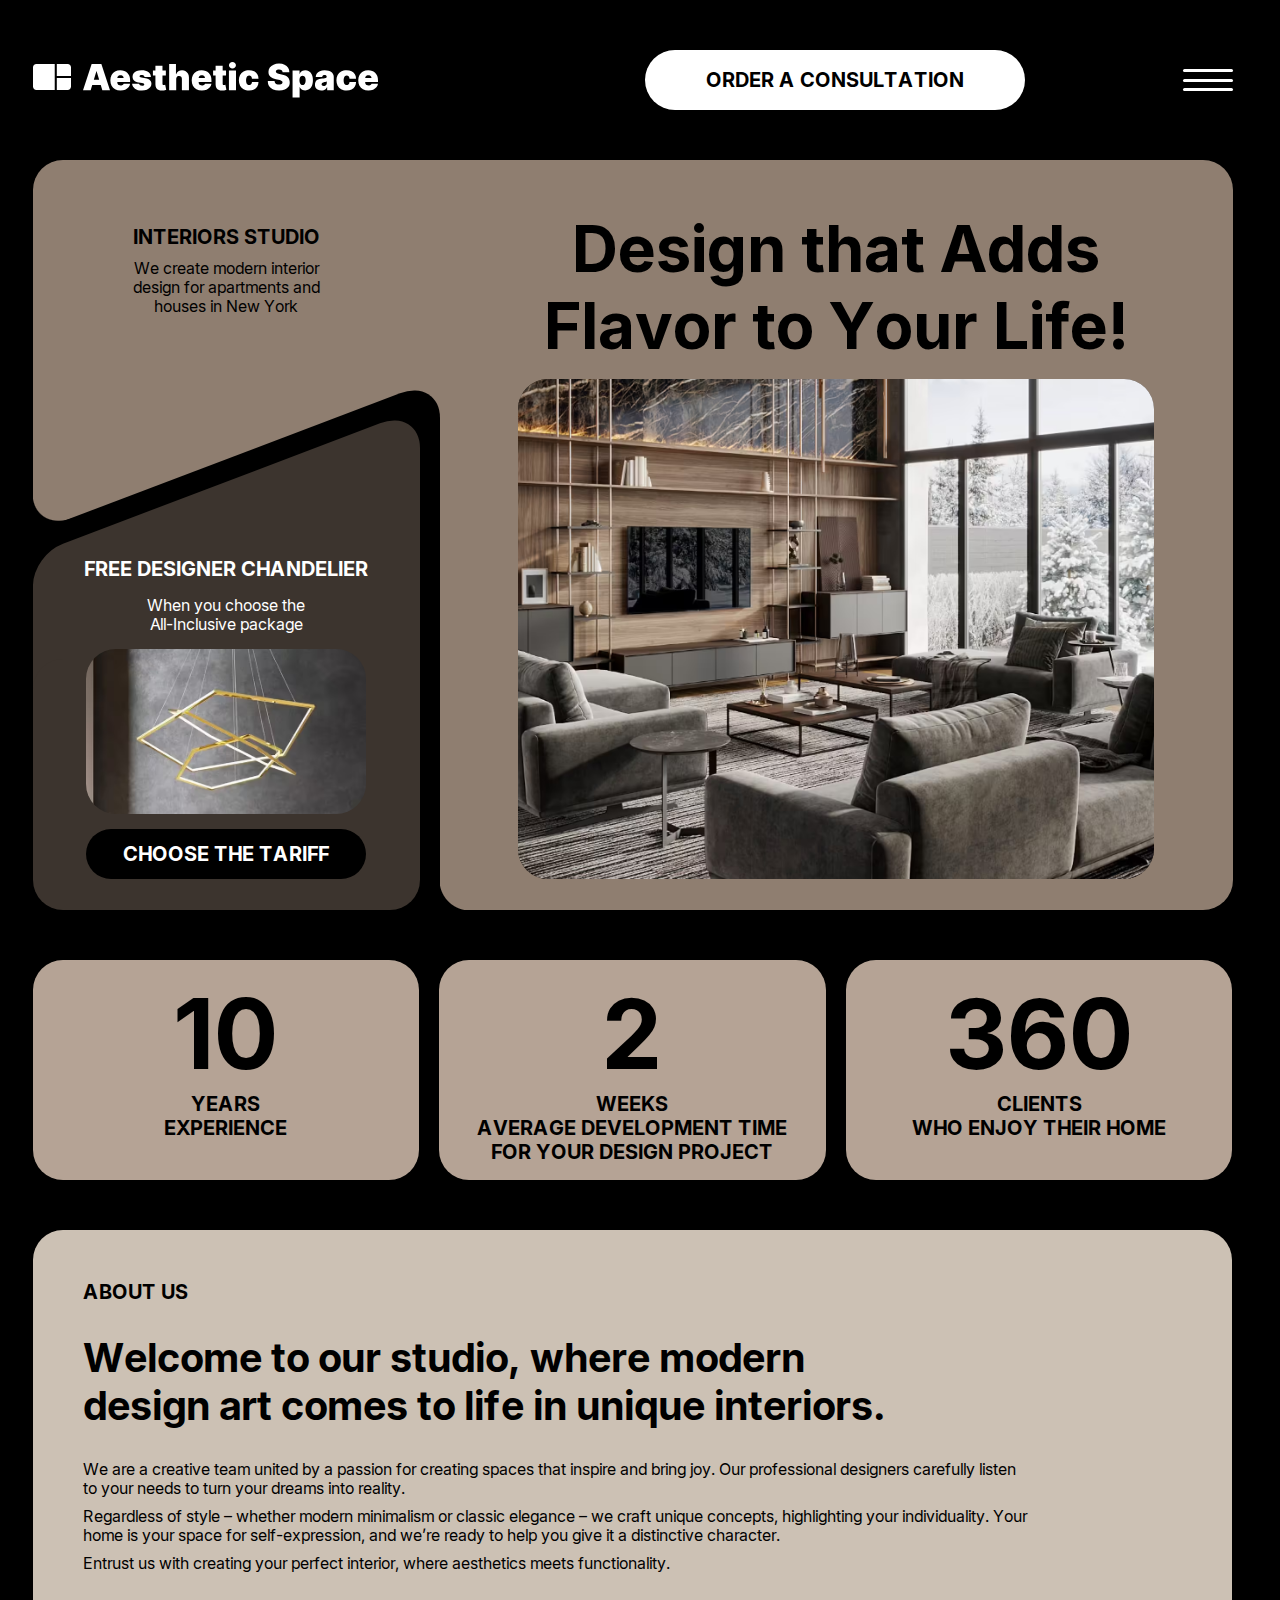
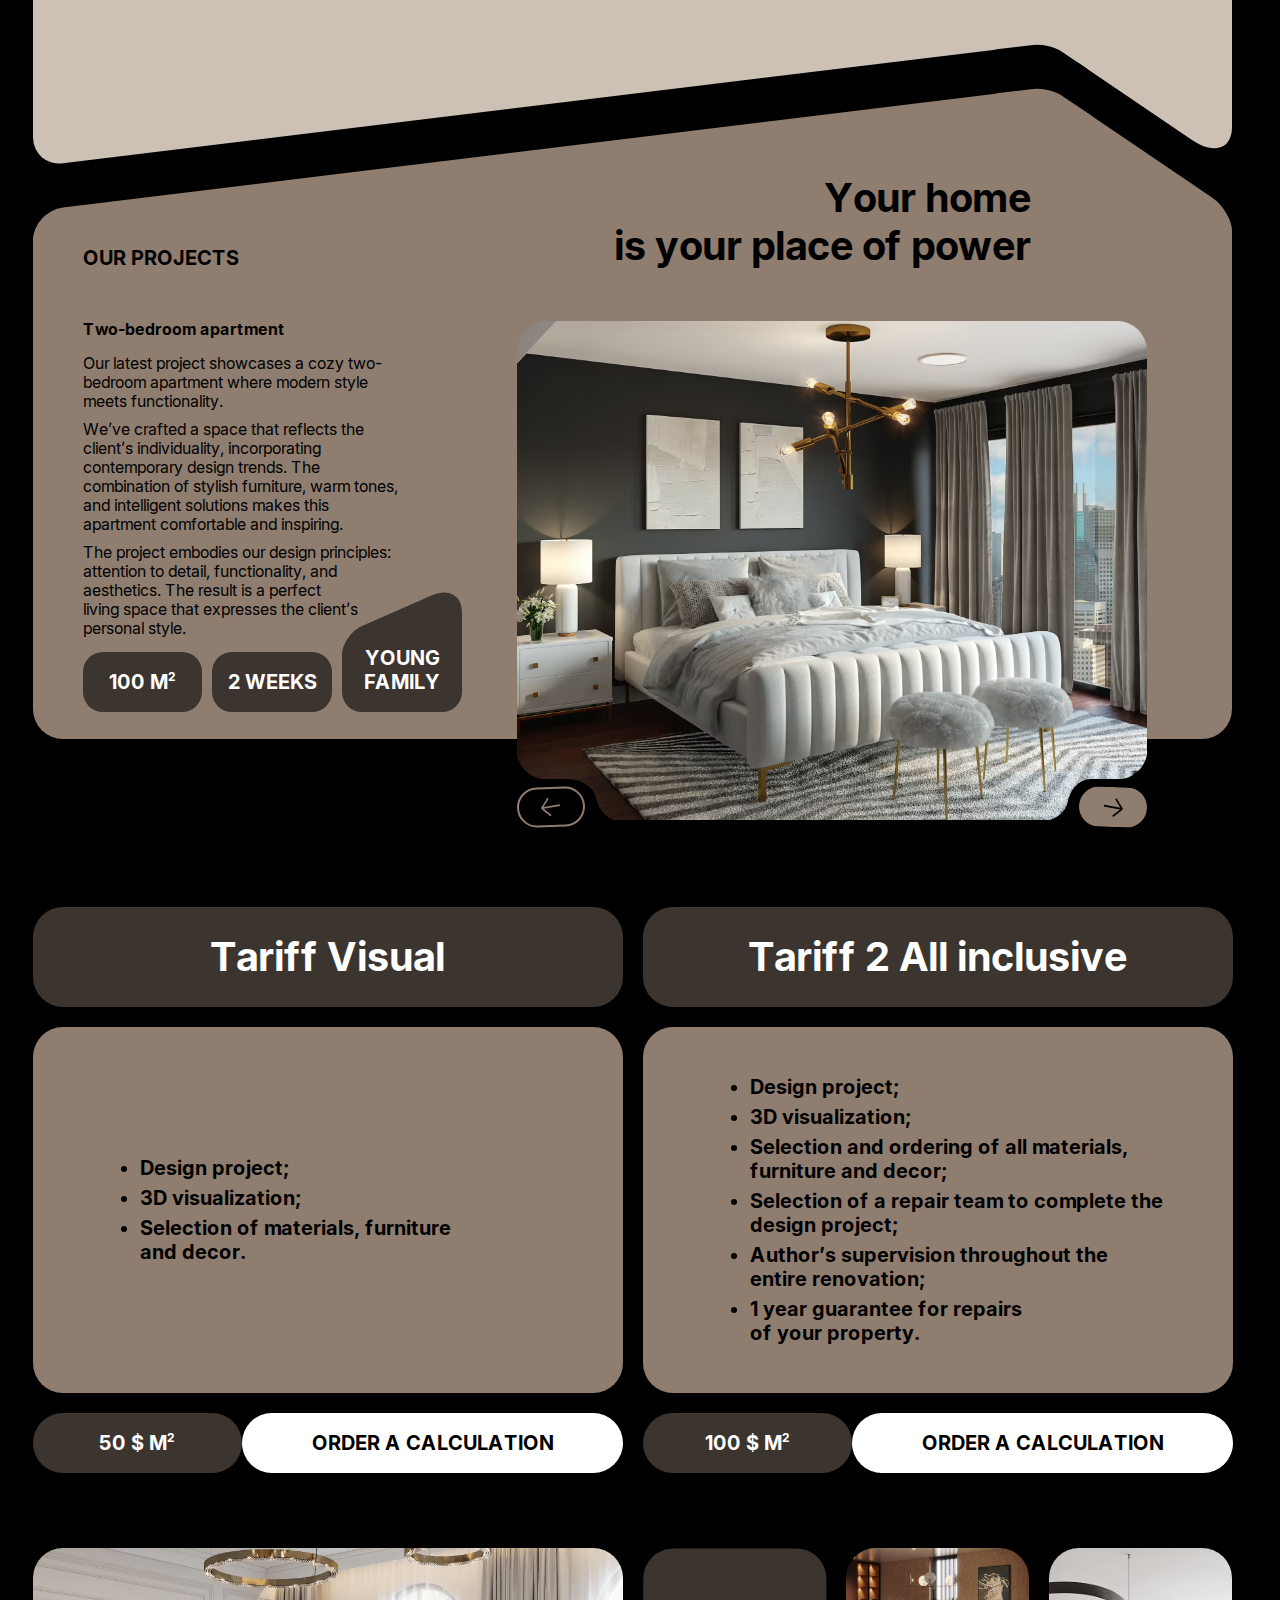
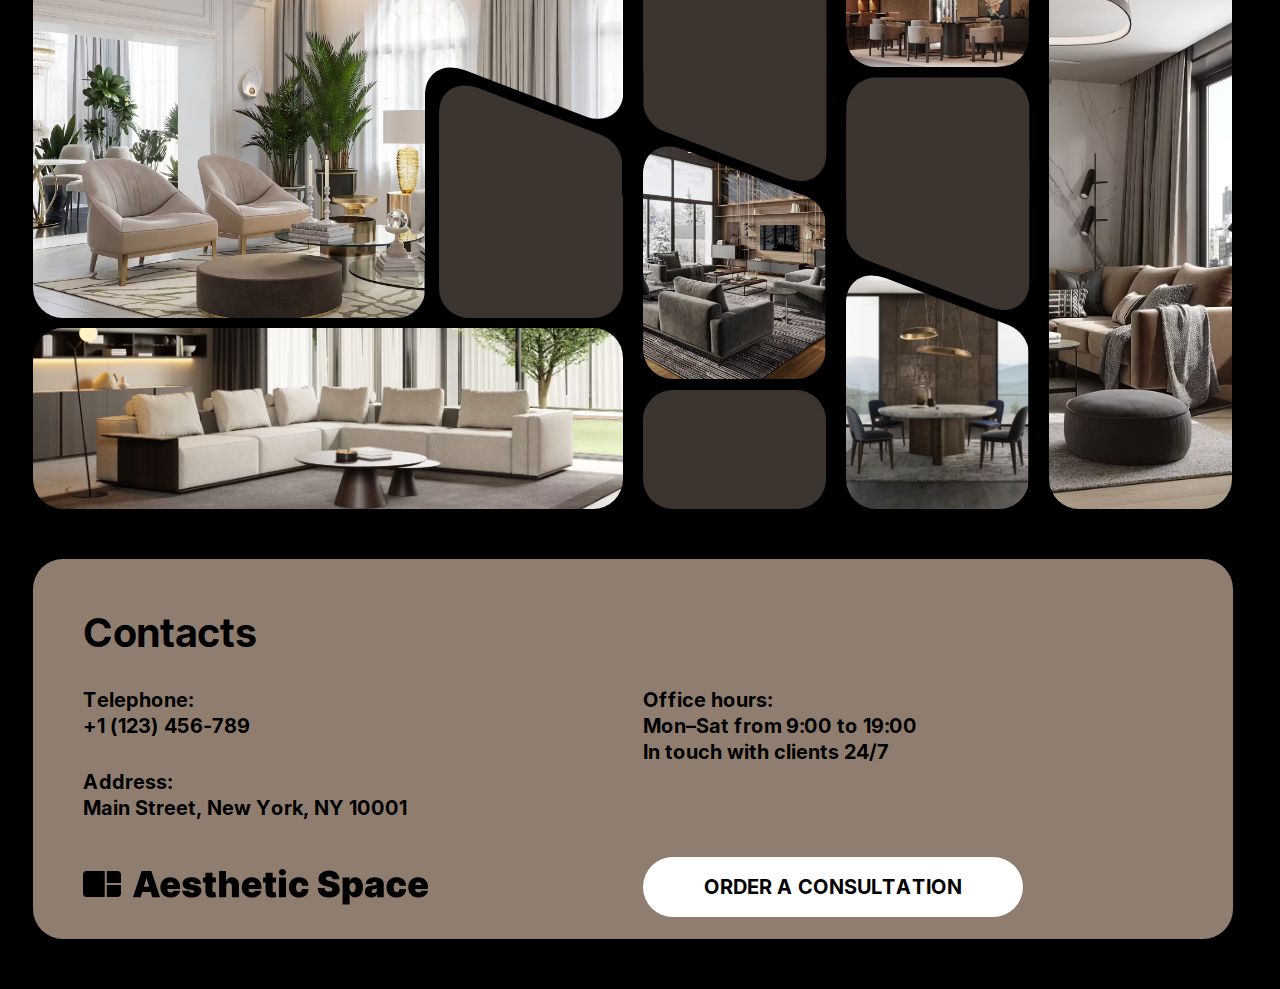
<file: index.html>
<!DOCTYPE html>
<html lang="en">

<head>
	<meta charset="UTF-8">
	<meta http-equiv="X-UA-Compatible" content="IE=edge">
	<meta name="viewport" content="width=device-width, initial-scale=1.0">

	<title>Aesthetic Space - Interiors Studio</title>
	<meta name="description" content="Modern interior design for apartments and houses in New York.">

	<link rel="stylesheet" href="css/style.min.css">

	<!-- favicon -->
	<link rel="shortcut icon" href="./favicon.ico">
	<link rel="icon" href="./favicons/favicon.svg" type="image/svg+xml">
	<link rel="icon" type="image/png" href="./favicons/favicon-48x48.png" sizes="48x48">
	<link rel="apple-touch-icon" sizes="180x180" href="./favicons/apple-touch-icon.png">
	<link rel="manifest" href="./favicons/site.webmanifest">
</head>

<body>
	<!-- WRAPPER -->
	<div class="wrapper">

		<!-- HEADER -->
		<header class="header" id="header">
			<!-- CONTAINER -->

			<div class="header__container">
				<!-- LOGO -->
				<a class="header__logo logo" href="#header" aria-label="Company logo. Return to the top of this page.">
					<svg class="logo__icon" viewBox="0 0 38 26" fill="none" xmlns="http://www.w3.org/2000/svg">
						<path
							d="M23.8111 11.937V4.59931e-06H34.6336C35.5925 4.59931e-06 36.3936 0.327395 37.037 0.982175C37.6805 1.637 38.0015 2.454 38.0001 3.4334V11.937H23.8111ZM3.36655 26C2.40769 26 1.60656 25.6726 0.963154 25.0178C0.319746 24.363 -0.00126309 23.546 0.000126563 22.5666V3.4334C0.000126563 2.4554 0.321135 1.6384 0.963154 0.982175C1.60517 0.325975 2.4063 -0.0014154 3.36655 4.59931e-06H21.7266V26H3.36655ZM23.8111 26V14.063H38.0001V22.5666C38.0001 23.5446 37.6791 24.3616 37.037 25.0178C36.395 25.674 35.5939 26.0014 34.6336 26H23.8111Z"
							fill="currentColor" />
					</svg>
					<svg class="logo__text" viewBox="0 0 295 36" fill="none" xmlns="http://www.w3.org/2000/svg">
						<path
							d="M7.6704 28.125H0L8.642 1.94318H18.3579L27 28.125H19.3295L13.6023 9.1534H13.3977L7.6704 28.125ZM6.2386 17.7955H20.6591V23.1136H6.2386V17.7955ZM37.4861 28.483C35.3895 28.483 33.5827 28.0824 32.0657 27.2812C30.5572 26.4716 29.3938 25.3125 28.5756 23.804C27.766 22.2869 27.3611 20.4716 27.3611 18.358C27.3611 16.3295 27.7702 14.5568 28.5884 13.0398C29.4066 11.5227 30.5614 10.3423 32.0529 9.4986C33.5444 8.6548 35.3043 8.233 37.3327 8.233C38.8157 8.233 40.158 8.4631 41.3597 8.9233C42.5614 9.3835 43.5884 10.0526 44.4407 10.9304C45.293 11.7997 45.9492 12.8565 46.4094 14.1009C46.8697 15.3452 47.0998 16.7472 47.0998 18.3068V19.9432H29.56V16.0568H40.6055C40.5969 15.4943 40.452 15 40.1708 14.5739C39.8981 14.1392 39.5273 13.8026 39.0586 13.5639C38.5983 13.3168 38.0742 13.1932 37.4861 13.1932C36.9151 13.1932 36.391 13.3168 35.9137 13.5639C35.4364 13.8026 35.0529 14.1349 34.7631 14.5611C34.4819 14.9872 34.3327 15.4858 34.3157 16.0568V20.25C34.3157 20.8807 34.4478 21.4432 34.712 21.9375C34.9762 22.4318 35.3555 22.8196 35.8498 23.1009C36.3441 23.3821 36.9407 23.5227 37.6395 23.5227C38.1253 23.5227 38.5685 23.4545 38.9691 23.3182C39.3782 23.1818 39.7276 22.9858 40.0174 22.7301C40.3072 22.4659 40.5202 22.1506 40.6566 21.7841H47.0998C46.8782 23.1477 46.354 24.3324 45.5273 25.3381C44.7006 26.3352 43.6055 27.1108 42.2418 27.6648C40.8867 28.2102 39.3015 28.483 37.4861 28.483ZM67.9278 14.8807H61.4338C61.3998 14.4801 61.2588 14.1349 61.0118 13.8452C60.7648 13.5554 60.4448 13.3338 60.0528 13.1804C59.6698 13.0185 59.2438 12.9375 58.7748 12.9375C58.1698 12.9375 57.6498 13.0483 57.2148 13.2699C56.7808 13.4915 56.5678 13.8068 56.5758 14.2159C56.5678 14.5057 56.6908 14.7741 56.9468 15.0213C57.2108 15.2685 57.7178 15.4602 58.4678 15.5966L62.4568 16.3125C64.4678 16.679 65.9638 17.2969 66.9438 18.1662C67.9328 19.027 68.4308 20.1818 68.4398 21.6307C68.4308 23.0284 68.0138 24.2429 67.1868 25.2741C66.3688 26.2969 65.2478 27.0895 63.8248 27.652C62.4098 28.206 60.7948 28.483 58.9798 28.483C55.9798 28.483 53.6318 27.8693 51.9358 26.642C50.2479 25.4148 49.3061 23.7955 49.1101 21.7841H56.1158C56.2098 22.4062 56.5168 22.8878 57.0358 23.2287C57.5648 23.5611 58.2298 23.7273 59.0308 23.7273C59.6778 23.7273 60.2108 23.6165 60.6288 23.3949C61.0548 23.1733 61.2718 22.858 61.2808 22.4489C61.2718 22.0739 61.0848 21.7756 60.7178 21.554C60.3598 21.3324 59.7978 21.1534 59.0308 21.017L55.5528 20.4034C53.5508 20.054 52.0508 19.3892 51.0532 18.4091C50.0561 17.429 49.5618 16.1676 49.5703 14.625C49.5618 13.2614 49.9197 12.1065 50.6442 11.1605C51.3768 10.206 52.4208 9.4815 53.7758 8.9872C55.1398 8.4844 56.7548 8.233 58.6218 8.233C61.4598 8.233 63.6968 8.821 65.3328 9.9972C66.9778 11.1733 67.8428 12.8011 67.9278 14.8807ZM82.8538 8.4886V13.6023H69.9158V8.4886H82.8538ZM72.4218 3.7841H79.4788V21.8097C79.4788 22.0824 79.5258 22.3125 79.6198 22.5C79.7128 22.679 79.8578 22.8153 80.0538 22.9091C80.2498 22.9943 80.5018 23.0369 80.8078 23.0369C81.0208 23.0369 81.2688 23.0114 81.5498 22.9602C81.8398 22.9091 82.0528 22.8665 82.1888 22.8324L83.2118 27.7926C82.8958 27.8864 82.4448 28.0014 81.8568 28.1378C81.2768 28.2741 80.5868 28.3636 79.7858 28.4062C78.1658 28.4915 76.8068 28.3253 75.7078 27.9077C74.6078 27.4815 73.7808 26.8125 73.2268 25.9006C72.6728 24.9886 72.4048 23.8466 72.4218 22.4744V3.7841ZM93.2118 17.0795V28.125H86.1548V1.94318H92.9568V12.2216H93.1608C93.6038 10.9687 94.3408 9.9929 95.3728 9.294C96.4038 8.5866 97.6438 8.233 99.0928 8.233C100.482 8.233 101.688 8.5483 102.711 9.179C103.742 9.8097 104.539 10.679 105.101 11.7869C105.672 12.8949 105.954 14.1648 105.945 15.5966V28.125H98.8878V17.0795C98.8968 16.108 98.6538 15.3452 98.1598 14.7912C97.6738 14.2372 96.9788 13.9602 96.0758 13.9602C95.5048 13.9602 95.0018 14.0881 94.5668 14.3438C94.1408 14.5909 93.8088 14.9489 93.5698 15.4176C93.3398 15.8778 93.2208 16.4318 93.2118 17.0795ZM118.838 28.483C116.741 28.483 114.934 28.0824 113.417 27.2812C111.909 26.4716 110.746 25.3125 109.927 23.804C109.118 22.2869 108.713 20.4716 108.713 18.358C108.713 16.3295 109.122 14.5568 109.94 13.0398C110.758 11.5227 111.913 10.3423 113.405 9.4986C114.896 8.6548 116.656 8.233 118.684 8.233C120.167 8.233 121.51 8.4631 122.711 8.9233C123.913 9.3835 124.94 10.0526 125.792 10.9304C126.645 11.7997 127.301 12.8565 127.761 14.1009C128.221 15.3452 128.452 16.7472 128.452 18.3068V19.9432H110.912V16.0568H121.957C121.949 15.4943 121.804 15 121.523 14.5739C121.25 14.1392 120.879 13.8026 120.41 13.5639C119.95 13.3168 119.426 13.1932 118.838 13.1932C118.267 13.1932 117.743 13.3168 117.265 13.5639C116.788 13.8026 116.405 14.1349 116.115 14.5611C115.834 14.9872 115.684 15.4858 115.667 16.0568V20.25C115.667 20.8807 115.8 21.4432 116.064 21.9375C116.328 22.4318 116.707 22.8196 117.202 23.1009C117.696 23.3821 118.292 23.5227 118.991 23.5227C119.477 23.5227 119.92 23.4545 120.321 23.3182C120.73 23.1818 121.079 22.9858 121.369 22.7301C121.659 22.4659 121.872 22.1506 122.008 21.7841H128.452C128.23 23.1477 127.706 24.3324 126.879 25.3381C126.052 26.3352 124.957 27.1108 123.594 27.6648C122.238 28.2102 120.653 28.483 118.838 28.483ZM143.041 8.4886V13.6023H130.104V8.4886H143.041ZM132.61 3.7841H139.666V21.8097C139.666 22.0824 139.713 22.3125 139.807 22.5C139.901 22.679 140.046 22.8153 140.242 22.9091C140.438 22.9943 140.689 23.0369 140.996 23.0369C141.209 23.0369 141.456 23.0114 141.737 22.9602C142.027 22.9091 142.24 22.8665 142.377 22.8324L143.399 27.7926C143.084 27.8864 142.632 28.0014 142.044 28.1378C141.465 28.2741 140.774 28.3636 139.973 28.4062C138.354 28.4915 136.995 28.3253 135.895 27.9077C134.796 27.4815 133.969 26.8125 133.415 25.9006C132.861 24.9886 132.593 23.8466 132.61 22.4744V3.7841ZM145.921 28.125V8.4886H152.978V28.125H145.921ZM149.449 6.4432C148.495 6.4432 147.677 6.1278 146.995 5.4972C146.313 4.8665 145.972 4.108 145.972 3.2216C145.972 2.33523 146.313 1.5767 146.995 0.94602C147.677 0.31534 148.495 0 149.449 0C150.412 0 151.231 0.31534 151.904 0.94602C152.586 1.5767 152.927 2.33523 152.927 3.2216C152.927 4.108 152.586 4.8665 151.904 5.4972C151.231 6.1278 150.412 6.4432 149.449 6.4432ZM166.034 28.483C163.903 28.483 162.079 28.0611 160.562 27.2173C159.045 26.3651 157.882 25.1804 157.072 23.6634C156.262 22.1378 155.857 20.3693 155.857 18.358C155.857 16.3466 156.262 14.5824 157.072 13.0653C157.882 11.5398 159.045 10.3551 160.562 9.5114C162.079 8.6591 163.903 8.233 166.034 8.233C167.96 8.233 169.626 8.5824 171.032 9.2812C172.447 9.9716 173.542 10.9517 174.318 12.2216C175.093 13.483 175.485 14.9659 175.494 16.6705H168.948C168.855 15.6392 168.556 14.8551 168.053 14.3182C167.559 13.7727 166.92 13.5 166.136 13.5C165.522 13.5 164.985 13.679 164.525 14.0369C164.065 14.3864 163.707 14.919 163.451 15.6349C163.195 16.3423 163.068 17.233 163.068 18.3068C163.068 19.3807 163.195 20.2756 163.451 20.9915C163.707 21.6989 164.065 22.2315 164.525 22.5895C164.985 22.9389 165.522 23.1136 166.136 23.1136C166.656 23.1136 167.116 22.9943 167.517 22.7557C167.917 22.5085 168.241 22.1506 168.488 21.6818C168.744 21.2045 168.897 20.625 168.948 19.9432H175.494C175.468 21.6733 175.072 23.1818 174.305 24.4688C173.538 25.7472 172.451 26.7358 171.045 27.4347C169.647 28.1335 167.977 28.483 166.034 28.483ZM199.589 10.125C199.52 9.2727 199.201 8.608 198.63 8.1307C198.067 7.6534 197.211 7.4148 196.06 7.4148C195.327 7.4148 194.726 7.5043 194.258 7.6832C193.797 7.8537 193.457 8.0881 193.235 8.3864C193.013 8.6847 192.898 9.0256 192.89 9.4091C192.873 9.7244 192.928 10.0099 193.056 10.2656C193.192 10.5128 193.405 10.7386 193.695 10.9432C193.985 11.1392 194.356 11.3182 194.807 11.4801C195.259 11.642 195.796 11.7869 196.418 11.9148L198.566 12.375C200.015 12.6818 201.255 13.0866 202.286 13.5895C203.317 14.0923 204.161 14.6847 204.817 15.3665C205.474 16.0398 205.955 16.7983 206.262 17.642C206.577 18.4858 206.739 19.4062 206.748 20.4034C206.739 22.125 206.309 23.5824 205.457 24.7756C204.604 25.9688 203.385 26.8764 201.8 27.4986C200.224 28.1207 198.327 28.4318 196.111 28.4318C193.836 28.4318 191.85 28.0952 190.154 27.4219C188.466 26.7486 187.154 25.7131 186.216 24.3153C185.287 22.9091 184.819 21.1108 184.81 18.9205H191.56C191.603 19.7216 191.803 20.3949 192.161 20.9403C192.519 21.4858 193.022 21.8991 193.67 22.1804C194.326 22.4616 195.106 22.6023 196.009 22.6023C196.768 22.6023 197.403 22.5085 197.914 22.321C198.425 22.1335 198.813 21.8736 199.077 21.5412C199.341 21.2088 199.478 20.8295 199.486 20.4034C199.478 20.0028 199.346 19.6534 199.09 19.3551C198.843 19.0483 198.434 18.7756 197.863 18.5369C197.292 18.2898 196.52 18.0597 195.549 17.8466L192.941 17.2841C190.623 16.7812 188.795 15.9418 187.457 14.7656C186.127 13.581 185.466 11.9659 185.475 9.9205C185.466 8.2585 185.91 6.8054 186.805 5.5611C187.708 4.3082 188.957 3.3324 190.55 2.63352C192.153 1.93466 193.989 1.58523 196.06 1.58523C198.174 1.58523 200.002 1.93892 201.545 2.64631C203.087 3.3537 204.276 4.3509 205.111 5.6378C205.955 6.9162 206.381 8.4119 206.39 10.125H199.589ZM209.554 35.4886V8.4886H216.559V11.9148H216.713C216.969 11.25 217.344 10.6406 217.838 10.0866C218.332 9.5241 218.946 9.0767 219.679 8.7443C220.412 8.4034 221.264 8.233 222.236 8.233C223.531 8.233 224.763 8.5781 225.93 9.2685C227.106 9.9588 228.061 11.0455 228.794 12.5284C229.535 14.0114 229.906 15.9375 229.906 18.3068C229.906 20.5739 229.552 22.4531 228.845 23.9446C228.146 25.4361 227.209 26.5483 226.032 27.2812C224.865 28.0142 223.582 28.3807 222.184 28.3807C221.264 28.3807 220.442 28.2315 219.717 27.9332C219.001 27.6264 218.388 27.2131 217.876 26.6932C217.373 26.1648 216.986 25.5682 216.713 24.9034H216.611V35.4886H209.554ZM216.457 18.3068C216.457 19.2614 216.581 20.0881 216.828 20.7869C217.084 21.4773 217.442 22.0142 217.902 22.3977C218.371 22.7727 218.929 22.9602 219.577 22.9602C220.224 22.9602 220.774 22.777 221.226 22.4105C221.686 22.0355 222.035 21.5028 222.274 20.8125C222.521 20.1136 222.645 19.2784 222.645 18.3068C222.645 17.3352 222.521 16.5043 222.274 15.8139C222.035 15.1151 221.686 14.5824 221.226 14.2159C220.774 13.8409 220.224 13.6534 219.577 13.6534C218.929 13.6534 218.371 13.8409 217.902 14.2159C217.442 14.5824 217.084 15.1151 216.828 15.8139C216.581 16.5043 216.457 17.3352 216.457 18.3068ZM238.334 28.4318C237.081 28.4318 235.973 28.2273 235.01 27.8182C234.056 27.4006 233.306 26.7699 232.76 25.9261C232.215 25.0824 231.942 24.0085 231.942 22.7045C231.942 21.6307 232.125 20.7145 232.492 19.956C232.858 19.1889 233.37 18.5625 234.026 18.0767C234.682 17.5909 235.445 17.2202 236.314 16.9645C237.192 16.7088 238.138 16.5426 239.152 16.4659C240.252 16.3807 241.134 16.2784 241.798 16.1591C242.472 16.0312 242.958 15.8565 243.256 15.6349C243.554 15.4048 243.703 15.1023 243.703 14.7273V14.6761C243.703 14.1648 243.507 13.7727 243.115 13.5C242.723 13.2273 242.22 13.0909 241.607 13.0909C240.933 13.0909 240.384 13.2401 239.958 13.5384C239.54 13.8281 239.289 14.2756 239.203 14.8807H232.709C232.794 13.6875 233.173 12.5881 233.847 11.5824C234.529 10.5682 235.521 9.7585 236.825 9.1534C238.129 8.5398 239.757 8.233 241.709 8.233C243.115 8.233 244.377 8.3991 245.493 8.7315C246.61 9.0554 247.56 9.5114 248.344 10.0994C249.128 10.679 249.725 11.3608 250.134 12.1449C250.551 12.9205 250.76 13.7642 250.76 14.6761V28.125H244.164V25.3636H244.01C243.618 26.0966 243.141 26.6889 242.578 27.1406C242.024 27.5923 241.389 27.9205 240.673 28.125C239.966 28.3295 239.186 28.4318 238.334 28.4318ZM240.635 23.983C241.172 23.983 241.675 23.8722 242.144 23.6506C242.621 23.429 243.009 23.1094 243.307 22.6918C243.605 22.2741 243.754 21.767 243.754 21.1705V19.5341C243.567 19.6108 243.367 19.6832 243.154 19.7514C242.949 19.8196 242.727 19.8835 242.489 19.9432C242.259 20.0028 242.012 20.0582 241.747 20.1094C241.492 20.1605 241.223 20.2074 240.942 20.25C240.396 20.3352 239.949 20.4759 239.6 20.6719C239.259 20.8594 239.003 21.0938 238.833 21.375C238.671 21.6477 238.59 21.9545 238.59 22.2955C238.59 22.8409 238.781 23.2585 239.165 23.5483C239.548 23.8381 240.039 23.983 240.635 23.983ZM263.592 28.483C261.461 28.483 259.638 28.0611 258.121 27.2173C256.604 26.3651 255.44 25.1804 254.631 23.6634C253.821 22.1378 253.416 20.3693 253.416 18.358C253.416 16.3466 253.821 14.5824 254.631 13.0653C255.44 11.5398 256.604 10.3551 258.121 9.5114C259.638 8.6591 261.461 8.233 263.592 8.233C265.518 8.233 267.184 8.5824 268.591 9.2812C270.006 9.9716 271.101 10.9517 271.876 12.2216C272.652 13.483 273.044 14.9659 273.052 16.6705H266.507C266.413 15.6392 266.115 14.8551 265.612 14.3182C265.118 13.7727 264.479 13.5 263.694 13.5C263.081 13.5 262.544 13.679 262.084 14.0369C261.623 14.3864 261.265 14.919 261.01 15.6349C260.754 16.3423 260.626 17.233 260.626 18.3068C260.626 19.3807 260.754 20.2756 261.01 20.9915C261.265 21.6989 261.623 22.2315 262.084 22.5895C262.544 22.9389 263.081 23.1136 263.694 23.1136C264.214 23.1136 264.675 22.9943 265.075 22.7557C265.476 22.5085 265.8 22.1506 266.047 21.6818C266.302 21.2045 266.456 20.625 266.507 19.9432H273.052C273.027 21.6733 272.631 23.1818 271.863 24.4688C271.096 25.7472 270.01 26.7358 268.604 27.4347C267.206 28.1335 265.535 28.483 263.592 28.483ZM285.373 28.483C283.276 28.483 281.47 28.0824 279.953 27.2812C278.444 26.4716 277.281 25.3125 276.463 23.804C275.653 22.2869 275.248 20.4716 275.248 18.358C275.248 16.3295 275.657 14.5568 276.475 13.0398C277.294 11.5227 278.448 10.3423 279.94 9.4986C281.431 8.6548 283.191 8.233 285.22 8.233C286.703 8.233 288.045 8.4631 289.247 8.9233C290.448 9.3835 291.475 10.0526 292.328 10.9304C293.18 11.7997 293.836 12.8565 294.296 14.1009C294.757 15.3452 294.987 16.7472 294.987 18.3068V19.9432H277.447V16.0568H288.492C288.484 15.4943 288.339 15 288.058 14.5739C287.785 14.1392 287.414 13.8026 286.945 13.5639C286.485 13.3168 285.961 13.1932 285.373 13.1932C284.802 13.1932 284.278 13.3168 283.801 13.5639C283.323 13.8026 282.94 14.1349 282.65 14.5611C282.369 14.9872 282.22 15.4858 282.203 16.0568V20.25C282.203 20.8807 282.335 21.4432 282.599 21.9375C282.863 22.4318 283.242 22.8196 283.737 23.1009C284.231 23.3821 284.828 23.5227 285.526 23.5227C286.012 23.5227 286.455 23.4545 286.856 23.3182C287.265 23.1818 287.615 22.9858 287.904 22.7301C288.194 22.4659 288.407 22.1506 288.544 21.7841H294.987C294.765 23.1477 294.241 24.3324 293.414 25.3381C292.588 26.3352 291.492 27.1108 290.129 27.6648C288.774 28.2102 287.188 28.483 285.373 28.483Z"
							fill="currentColor" />
					</svg>

					<!-- <img src="icons/logo.svg" alt=""> -->
				</a>
				<!-- /logo -->

				<!-- BUTTON -->
				<button class="header__button button" type="button" data-popup="#popup">
					Order a&nbsp;consultation
				</button>
				<!-- /button -->

				<!-- NAV MENU -->
				<div class="header__menu menu">
					<nav class="menu__body">
						<ul class="menu__list" id="menu-list">
							<li class="menu__item">
								<a class="menu__link" href="#about">About&nbsp;us</a>
							</li>
							<li class="menu__item">
								<a class="menu__link" href="#projects">Our Projects</a>
							</li>
							<li class="menu__item">
								<a class="menu__link" href="#tariffs">Tariffs</a>
							</li>
							<li class="menu__item">
								<a class="menu__link" href="#contacts">Contacts</a>
							</li>
						</ul>
					</nav>
				</div>
				<!-- /nav menu -->

				<!-- BURGER -->
				<button class="header__icon-menu icon-menu" type="button" aria-expanded="false" aria-controls="menu-list" aria-label="Open menu.">
					<span class="icon-menu__wrapper">
						<span></span>
						<span></span>
						<span></span>
					</span>
				</button>
				<!-- /burger -->
			</div>
			<!-- /container -->

		</header>
		<!-- /header -->

<main class="page">
	<!-- HERO -->
	<section class="page__hero hero" id="hero">
		<!-- CONTAINER -->
		<div class="hero__container">
			<!-- CONTENT -->
			<div class="hero__inner">
				<!-- TITLE -->
				<h1 class="hero__title">
					Design that Adds Flavor to&nbsp;Your Life!
				</h1>
				<!-- /title -->

				<!-- ABOUT-HERO -->
				<div class="hero__about about-hero">
					<h3 class="about-hero__title subtitle">
						Interiors Studio
					</h3>
					<div class="about-hero__text">
						<p>We&nbsp;create modern interior design for apartments and houses in&nbsp;New York</p>
					</div>
				</div>
				<!-- /about-hero -->

				<!-- IMAGE BIG -->
				<div class="hero__image-wrap">
					<div class="hero__image">
						<picture>
							<source srcset="images/hero/living-room.avif" type="image/avif">
							<source srcset="images/hero/living-room.webp" type="image/webp">
							<img class="hero__img" src="images/hero/living-room.jpg" alt="Modern living room in beige shades.">
						</picture>
						<!-- srcset="
								images/hero/living-room-500.jpg 500w,
								images/hero/living-room.jpg 1474w" sizes="(min-width: 82.5em) 39.6875rem, (min-width: 48.75em) 48.27vw, (min-width: 23.75em) calc(87.11vw - 32px), calc(35vw + 155px)" 
						-->
					</div>
				</div>
				<!-- /image big -->

				<!-- OFFER SPECIAL -->
				<div class="hero__offer offer-hero">
					<!-- <div class="offer-hero__shape shape"></div> -->
					<div class="offer-hero__shape-skew"></div>
					<div class="offer-hero__shape-skew-shadow"></div>
					<div class="offer-hero__shape-inner"></div>
					<div class="offer-hero__shape-inner-shadow"></div>

					<!-- OFFER SPECIAL CONTENT -->
					<div class="offer-hero__inner">
						<div class="offer-hero__desc">
							<h3 class="offer-hero__title subtitle">
								Free <span>Designer</span> Chandelier
							</h3>

							<div class="offer-hero__text">
								<p>When you choose the All-Inclusive package</p>
							</div>
						</div>

						<div class="offer-hero__image">
							<picture>
								<source srcset="images/hero/offer.avif" type="image/avif">
								<source srcset="images/hero/offer.webp" type="image/webp">
								<img class="offer-hero__img" src="images/hero/offer.jpg" alt="Minimalist gold chandelier.">
							</picture>

							<!-- <picture>
								<img class="offer-hero__img" src="images/hero/offer.jpg" alt="Minimalist gold chandelier." srcset="
								images/hero/offer-400.jpg 400w, 
								images/hero/offer.jpg 640w" sizes="(min-width: 72.5em) 17.5rem, (min-width: 48.75em) calc(23.61vw + 0.6875rem), (min-width: 46.25em) 17.5rem, (min-width: 36.25em) calc(34.29vw + 33px), (min-width: 23.75em) calc(92.22vw - 51px), calc(35vw + 155px)">
							</picture>  -->
							<!-- <img class="offer-hero__img" src="images/hero/offer.jpg" alt="Minimalist gold chandelier." srcset=" -->
							<!-- sizes="(min-width: 1160px) 280px, (min-width: 780px) calc(23.61vw + 11px), (min-width: 740px) 280px, (min-width: 580px) calc(34.29vw + 33px), (min-width: 380px) calc(92.22vw - 51px), calc(35vw + 155px) -->
						</div>

						<a class="offer-hero__button" href="#tariffs">
							Choose the tariff
						</a>
					</div>

				</div>
				<!-- /offer special -->
			</div>
			<!-- /content -->
		</div>
		<!-- /container -->
	</section>
	<!-- /hero -->

	<!-- STATISTICS -->
	<div class="page__statistics statistics">
		<!-- CONTAINER -->
		<div class="statistics__container">
			<!-- LIST -->
			<dl class="statistics__list">
				<!-- ITEM-1 -->
				<div class="statistics__item">
					<dt class="statistics__count">10</dt>
					<dd class="statistics__details">years</dd>
					<dd class="statistics__details">experience</dd>
				</div>
				<!-- /item-1 -->

				<!-- ITEM-2 -->
				<div class="statistics__item">
					<dt class="statistics__count">2</dt>
					<dd class="statistics__details">weeks</dd>
					<dd class="statistics__details">average development time for your design project</dd>
				</div>
				<!-- /item-2 -->

				<!-- ITEM-3 -->
				<div class="statistics__item">
					<dt class="statistics__count">360</dt>
					<dd class="statistics__details">clients</dd>
					<dd class="statistics__details">who enjoy their home</dd>
				</div>
				<!-- /item-3 -->
			</dl>
			<!-- /list -->
		</div>
		<!-- /container -->
	</div>
	<!-- /statistics -->

	<!-- ABOUT -->
	<section class="page__about about" id="about">
		<!-- CONTAINER -->
		<div class="about__container">
			<div class="about__inner">
				<!-- <div class="about__content"> -->
				<p class="about__label label">
					About&nbsp;us
				</p>

				<h2 class="about__title title">
					Welcome to&nbsp;our studio, where modern design art comes to&nbsp;life in&nbsp;unique interiors.
				</h2>

				<div class="about__text">
					<p>We&nbsp;are a&nbsp;creative team united by&nbsp;a&nbsp;passion for creating spaces that inspire and bring joy.
						Our professional designers carefully listen to&nbsp;your needs to&nbsp;turn your dreams into reality.</p>
					<p>Regardless of&nbsp;style&nbsp;&ndash; whether modern minimalism or&nbsp;classic elegance&nbsp;&ndash; we craft unique concepts, highlighting your individuality. Your home is&nbsp;your space for self-expression, and we&rsquo;re ready to&nbsp;help you give it&nbsp;a&nbsp;distinctive character.</p>
					<p>Entrust&nbsp;us with creating your perfect interior, where aesthetics meets functionality.</p>
				</div>
				<!-- </div> -->
			</div>

			<div class="shape-left"></div>
			<div class="shape-right"></div>
			<div class="shape-center"></div>
			<div class="shape-center-shadow"></div>
		</div>
		<!-- /container -->
	</section>
	<!-- /about -->

	<!-- PROJECTS -->
	<section class="page__projects projects" id="projects">
		<!-- CONTAINER -->
		<div class="projects__container">
			<span class="shape-left"></span>
			<span class="shape-right"></span>
			<span class="shape-center"></span>
			<div class="shape-center-shadow"></div>

			<div class="projects__inner">

				<p class="projects__label label">
					Our Projects
				</p>

				<h2 class="projects__title title">
					<span>Your home</span> is&nbsp;your place of&nbsp;power
				</h2>

				<article class="projects__content content-projects">
					<h3 class="content-projects__title">
						Two-bedroom apartment
					</h3>

					<div class="content-projects__text">
						<p>Our latest project showcases a&nbsp;cozy two-bedroom apartment where modern style meets functionality. </p>
						<p>We&rsquo;ve crafted a&nbsp;space that reflects the client&rsquo;s individuality, incorporating contemporary design trends. The combination of&nbsp;stylish furniture, warm tones, and intelligent solutions makes this apartment comfortable and inspiring.</p>
						<p>The project embodies our design principles: attention to&nbsp;detail, functionality, and aesthetics. The result is&nbsp;a&nbsp;perfect living space that expresses the client&rsquo;s personal style.</p>
						<!-- <p>The project embodies our design principles: attention to&nbsp;detail, functionality, and aesthetics. The result is&nbsp;a&nbsp;perfect living space that expresses the client&rsquo;s personal style. Lorem ipsum dolor sit amet consectetur adipisicing elit. In quaerat non nihil impedit! Esse veniam eos, consectetur fugit animi quis enim molestias architecto! Eveniet ipsa, maiores ipsum quo voluptatem veritatis.</p> -->
					</div>

					<ul class="content-projects__list">
						<li class="content-projects__item">
							<!-- <p>100 <span>m<sup>2</sup></span></p> -->
							<p>100 m<sup>2</sup></p>
						</li>
						<li class="content-projects__item">
							<p>2 weeks</p>
						</li>
						<!-- <li class="content-projects__item">
							<p>young family</p>
						</li> -->
						<li class="content-projects__item content-projects__item-shape item-shape">
							<div class="item-shape__inner">
								<p>young family</p>
							</div>
						</li>
					</ul>
				</article>

				<div class="projects__slider-wrap">
					<!-- SLIDER -->
					<div class="projects__slider slider">
						<!-- SLIDER TRACK -->
						<div class="slider__track">
							<!-- SLIDE-1 -->
							<div class="slider__slide slide position-y-70">
								<picture>
									<source srcset="images/projects/bedroom-1.avif" type="image/avif">
									<source srcset="images/projects/bedroom-1.webp" type="image/webp">
									<img src="images/projects/bedroom-1.jpg" loading="lazy" alt="A bedroom interior in white and gray colors.">
								</picture>
								<!-- srcset="
									images/projects/bedroom-1-600.jpg 600w, 
									images/projects/bedroom-1-800.jpg 800w, 
									images/projects/bedroom-1-1200.jpg 1200w, 
									images/projects/bedroom-1-1500.jpg 1500w, 
									images/projects/bedroom-1.jpg 1920w" sizes="(min-width: 80em) 39.375rem, (min-width: 65em) calc(25vw + 315px), (min-width: 48.75em) 39.375rem, (min-width: 23.75em) calc(87.37vw - 34px), calc(33.33vw + 160px)" -->
								<!-- sizes="(min-width: 1280px) 630px, (min-width: 1040px) calc(25vw + 315px), (min-width: 780px) 630px, (min-width: 380px) calc(87.37vw - 34px), calc(33.33vw + 160px) -->
							</div>
							<!-- /slide-1 -->

							<!-- SLIDE-2 -->
							<div class="slider__slide slide">
								<picture>
									<source srcset="images/projects/bedroom-2.avif" type="image/avif">
									<source srcset="images/projects/bedroom-2.webp" type="image/webp">
									<img src="images/projects/bedroom-2.jpg" loading="lazy" alt="A bedroom with a large bed.">
								</picture>
							</div>
							<!-- /slide-2 -->

							<!-- SLIDE-3 -->
							<div class="slider__slide slide">
								<picture>
									<source srcset="images/projects/living-room.avif" type="image/avif">
									<source srcset="images/projects/living-room.webp" type="image/webp">
									<img src="images/projects/living-room.jpg" loading="lazy" alt="A living room filled with furniture.">
								</picture>
							</div>
							<!-- /slide-3 -->

							<div class="slider__slide slide">
								<picture>
									<source srcset="images/gallery/01.avif" type="image/avif">
									<source srcset="images/gallery/01.webp" type="image/webp">
									<img src="images/gallery/01.jpg" loading="lazy" alt="A luxurious contemporary living room project with accents of classic interior design. It highlights all the lavish details of the Custom Metis Suspension, the colors, the furniture and the luxury accessories.">
								</picture>
							</div>
						</div>
						<!-- /slider track -->

						<!-- SLIDER BUTTONS -->
						<div class="slider__button-wrap slider__button-wrap_prev">
							<!-- PREVIOUS -->
							<button class="slider__button slider__button_prev" aria-label="Previous slide">
								<svg viewBox="0 0 21 21" fill="none" xmlns="http://www.w3.org/2000/svg">
									<path fill-rule="evenodd" clip-rule="evenodd" d="M8.44494 0.175335L0.111694 9.51101L0.111694 10.8312L8.44494 20.1688L9.62326 18.8487L2.71333 11.106L20.1115 11.108L20.1115 9.24068L2.71167 9.23868L9.62326 1.49754L8.44494 0.175335Z" fill="currentColor" />
								</svg>
							</button>
						</div>

						<div class="slider__button-wrap slider__button-wrap_next">
							<!-- NEXT -->
							<button class="slider__button slider__button_next" aria-label="Next slide">
								<svg viewBox="0 0 21 21" fill="none" xmlns="http://www.w3.org/2000/svg">
									<path fill-rule="evenodd" clip-rule="evenodd" d="M8.44494 0.175335L0.111694 9.51101L0.111694 10.8312L8.44494 20.1688L9.62326 18.8487L2.71333 11.106L20.1115 11.108L20.1115 9.24068L2.71167 9.23868L9.62326 1.49754L8.44494 0.175335Z" fill="currentColor" />
								</svg>
							</button>
						</div>
						<!-- /slider buttons -->

						<!-- IMAGE CORNERS -->
						<span class="left-top"></span>
						<span class="left-bottom"></span>
						<span class="right-top"></span>
						<span class="right-bottom"></span>
						<!-- /image corners -->
					</div>
					<!-- /slider -->
				</div>

			</div>

		</div>
		<!-- /container -->
	</section>
	<!-- /projects -->

	<!-- TARIFFS -->
	<div class="page__tariffs tariffs" id="tariffs">
		<!-- CONTAINER -->
		<div class="tariffs__container">
			<!-- TARIFF-PLAN-1 -->
			<div class="tariffs__plan tariff-plan">
				<p class="tariff-plan__heading">
					Tariff Visual
				</p>

				<ul class="tariff-plan__list">
					<li class="tariff-plan__item">
						Design project;
					</li>
					<li class="tariff-plan__item">
						3D&nbsp;visualization;
					</li>
					<li class="tariff-plan__item">
						Selection of&nbsp;materials, furniture and decor.
					</li>
				</ul>

				<div class="tariff-plan__info">
					<div class="tariff-plan__price">
						50 $ m<sup>2</sup>
					</div>
					<button class="tariff-plan__button button" type="button" data-popup="#popup">
						Order a&nbsp;calculation
					</button>
				</div>
			</div>
			<!-- /tariff-plan-1 -->

			<!-- TARIFF-PLAN-2 -->
			<div class="tariffs__plan tariff-plan">
				<p class="tariff-plan__heading">
					Tariff&nbsp;2 All&nbsp;inclusive
					<!-- Tariff&nbsp;2 All inclus&shy;ive -->
				</p>

				<ul class="tariff-plan__list">
					<li class="tariff-plan__item">
						Design project;
					</li>
					<li class="tariff-plan__item">
						3D&nbsp;visualization;
					</li>
					<li class="tariff-plan__item">
						Selection and ordering of&nbsp;all materials, furniture and decor;
					</li>
					<li class="tariff-plan__item">
						Selection of&nbsp;a&nbsp;repair team to&nbsp;complete the design project;
					</li>
					<li class="tariff-plan__item">
						Author&rsquo;s supervision throughout the entire renovation;
					</li>
					<li class="tariff-plan__item">
						1&nbsp;year guarantee for repairs of&nbsp;your property.
					</li>
				</ul>

				<div class="tariff-plan__info">
					<div class="tariff-plan__price">
						100 $ m<sup>2</sup>
					</div>
					<button class="tariff-plan__button button" type="button" data-popup="#popup">
						Order a&nbsp;calculation
					</button>
				</div>
			</div>
			<!-- /tariff-plan-2 -->

		</div>
		<!-- /container -->
	</div>
	<!-- /tariffs -->

	<!-- GALLERY -->
	<div class="page__gallery gallery">
		<!-- CONTAINER -->
		<div class="gallery__container">
			<!-- LEFT -->
			<div class="gallery__left">

				<div class="gallery__item gallery-item__big-image">
					<picture>
						<source srcset="images/gallery/01.avif" type="image/avif">
						<source srcset="images/gallery/01.webp" type="image/webp">
						<img src="images/gallery/01.jpg" loading="lazy" alt="A luxurious contemporary living room project with accents of classic interior design. It highlights all the lavish details of the Custom Metis Suspension, the colors, the furniture and the luxury accessories.">
					</picture>
				</div>

				<div class="gallery__item gallery-item__shape gallery-item-shape gallery-item-shape-1">
					<div class="gallery-item-shape__skew"></div>
					<div class="gallery-item-shape__skew-shadow"></div>
					<div class="gallery-item-shape__inner"></div>
					<div class="gallery-item-shape__inner-shadow"></div>
				</div>

				<div class="gallery__item gallery-item__horizontal-image position-y-78">
					<picture>
						<source srcset="images/gallery/02.avif" type="image/avif">
						<source srcset="images/gallery/02.webp" type="image/webp">
						<img src="images/gallery/02.jpg" loading="lazy" alt="Living room in modern Italian decoration, a simple, large sofa in a cream tone, combined with wooden furniture pieces in lighter tones.">
					</picture>
				</div>

			</div>
			<!-- /left -->

			<!-- RIGHT -->
			<div class="gallery__right">
				<div class="gallery__item gallery-item__shape gallery-item__shape-2 gallery-item-shape gallery-item-shape-2">
					<div class="gallery-item-shape__skew"></div>
					<div class="gallery-item-shape__inner"></div>
				</div>

				<div class="gallery__item gallery-item__small-image">
					<picture>
						<source srcset="images/gallery/04.avif" type="image/avif">
						<source srcset="images/gallery/04.webp" type="image/webp">
						<img src="images/gallery/04.jpg" loading="lazy" alt="Modern Italian style dining room. Earthy tones, ornamental details and luxurious textures. The hanging chandelier paired with the wall lamps all work together to create an incredible atmosphere.">
					</picture>
				</div>

				<div class="gallery__item gallery-item__shape-image gallery-item__shape-image-1">
					<picture>
						<source srcset="images/gallery/03.avif" type="image/avif">
						<source srcset="images/gallery/03.webp" type="image/webp">
						<img src="images/gallery/03.jpg" loading="lazy" alt="A modern living room in beige tones reflects the latest interior design trends, combining simplicity and elegance.">
					</picture>
				</div>

				<div class="gallery__item gallery-item__shape gallery-item__shape-3 gallery-item-shape gallery-item-shape-3">
					<div class="gallery-item-shape__skew"></div>
					<div class="gallery-item-shape__inner"></div>
				</div>

				<div class="gallery__item gallery-item__shape-image gallery-item__shape-image-2 position-x-70">
					<picture>
						<source srcset="images/gallery/05.avif" type="image/avif">
						<source srcset="images/gallery/05.webp" type="image/webp">
						<img src="images/gallery/05.jpg" loading="lazy" alt="A dining room featuring a custom marble table by Laurameroni, blending luxury and modern design.">
					</picture>
				</div>

				<div class="gallery__item gallery-item__shape-small">
				</div>

				<div class="gallery__item gallery-item__vertical-image position-x-84">
					<picture>
						<source srcset="images/gallery/06.avif" type="image/avif">
						<source srcset="images/gallery/06.webp" type="image/webp">
						<img src="images/gallery/06.jpg" loading="lazy" alt="A living room with a variety of furniture pieces, creating a cozy and functional space.">
					</picture>
				</div>

			</div>
			<!-- /right -->
		</div>
		<!-- /container -->
	</div>
	<!-- /gallery -->

</main>

<!-- FOOTER -->

<footer class="footer" id="contacts">

	<!-- CONTAINER -->

	<div class="footer__container">

		<div class="footer__inner">

			<h3 class="footer__title">Contacts</h3>



			<dl class="footer__list">

				<div class="footer__item">

					<dt class="footer__terms">Telephone:</dt>

					<dd class="footer__details">

						<a class="footer__link" href="tel:+1123456789" aria-label="Call us +1123456789.">

							+1 (123) 456&#8288;-&#8288;789

						</a>

					</dd>

					<!-- <meta itemprop="email" content="email@adress.com">

					<meta itemprop="phone" content="+1123456789"> -->

				</div>



				<div class="footer__item">

					<dt class="footer__terms">Address:</dt>

					<dd class="footer__details">

						<a class="footer__link" href="https://maps.app.goo.gl/oRps1ZsjscahjkMC9" target="_blank" rel="noopener" aria-label="Find us on the google maps.">

							Main Street, New York, NY&nbsp;10001

						</a>

					</dd>



					<!-- <div itemprop="geo" itemscope="" itemtype="http://schema.org/GeoCoordinates">

						<meta itemprop="address" content="Queens, NY, USA">

						<meta itemprop="latitude" content="40.736063759737284">

						<meta itemprop="longitude" content="-73.82511693710543">

					</div> -->

				</div>



				<div class="footer__item">

					<dt class="footer__terms">Office hours:</dt>

					<dd class="footer__details">Mon&ndash;Sat from 9:00 to&nbsp;19:00</dd>

					<dd class="footer__details">In&nbsp;touch with clients 24/7</dd>

				</div>

			</dl>



			<div class="footer__bottom">

				<!-- LOGO -->

				<a class="footer__logo logo" href="#header" aria-label="Logo of the company. Go back to the top of this page.">

					<svg class="logo__icon" viewBox="0 0 38 26" fill="none" xmlns="http://www.w3.org/2000/svg">

						<path

							d="M23.8111 11.937V4.59931e-06H34.6336C35.5925 4.59931e-06 36.3936 0.327395 37.037 0.982175C37.6805 1.637 38.0015 2.454 38.0001 3.4334V11.937H23.8111ZM3.36655 26C2.40769 26 1.60656 25.6726 0.963154 25.0178C0.319746 24.363 -0.00126309 23.546 0.000126563 22.5666V3.4334C0.000126563 2.4554 0.321135 1.6384 0.963154 0.982175C1.60517 0.325975 2.4063 -0.0014154 3.36655 4.59931e-06H21.7266V26H3.36655ZM23.8111 26V14.063H38.0001V22.5666C38.0001 23.5446 37.6791 24.3616 37.037 25.0178C36.395 25.674 35.5939 26.0014 34.6336 26H23.8111Z"

							fill="curentColor" />

					</svg>

					<svg class="logo__text" viewBox="0 0 295 36" fill="none" xmlns="http://www.w3.org/2000/svg">

						<path

							d="M7.6704 28.125H0L8.642 1.94318H18.3579L27 28.125H19.3295L13.6023 9.1534H13.3977L7.6704 28.125ZM6.2386 17.7955H20.6591V23.1136H6.2386V17.7955ZM37.4861 28.483C35.3895 28.483 33.5827 28.0824 32.0657 27.2812C30.5572 26.4716 29.3938 25.3125 28.5756 23.804C27.766 22.2869 27.3611 20.4716 27.3611 18.358C27.3611 16.3295 27.7702 14.5568 28.5884 13.0398C29.4066 11.5227 30.5614 10.3423 32.0529 9.4986C33.5444 8.6548 35.3043 8.233 37.3327 8.233C38.8157 8.233 40.158 8.4631 41.3597 8.9233C42.5614 9.3835 43.5884 10.0526 44.4407 10.9304C45.293 11.7997 45.9492 12.8565 46.4094 14.1009C46.8697 15.3452 47.0998 16.7472 47.0998 18.3068V19.9432H29.56V16.0568H40.6055C40.5969 15.4943 40.452 15 40.1708 14.5739C39.8981 14.1392 39.5273 13.8026 39.0586 13.5639C38.5983 13.3168 38.0742 13.1932 37.4861 13.1932C36.9151 13.1932 36.391 13.3168 35.9137 13.5639C35.4364 13.8026 35.0529 14.1349 34.7631 14.5611C34.4819 14.9872 34.3327 15.4858 34.3157 16.0568V20.25C34.3157 20.8807 34.4478 21.4432 34.712 21.9375C34.9762 22.4318 35.3555 22.8196 35.8498 23.1009C36.3441 23.3821 36.9407 23.5227 37.6395 23.5227C38.1253 23.5227 38.5685 23.4545 38.9691 23.3182C39.3782 23.1818 39.7276 22.9858 40.0174 22.7301C40.3072 22.4659 40.5202 22.1506 40.6566 21.7841H47.0998C46.8782 23.1477 46.354 24.3324 45.5273 25.3381C44.7006 26.3352 43.6055 27.1108 42.2418 27.6648C40.8867 28.2102 39.3015 28.483 37.4861 28.483ZM67.9278 14.8807H61.4338C61.3998 14.4801 61.2588 14.1349 61.0118 13.8452C60.7648 13.5554 60.4448 13.3338 60.0528 13.1804C59.6698 13.0185 59.2438 12.9375 58.7748 12.9375C58.1698 12.9375 57.6498 13.0483 57.2148 13.2699C56.7808 13.4915 56.5678 13.8068 56.5758 14.2159C56.5678 14.5057 56.6908 14.7741 56.9468 15.0213C57.2108 15.2685 57.7178 15.4602 58.4678 15.5966L62.4568 16.3125C64.4678 16.679 65.9638 17.2969 66.9438 18.1662C67.9328 19.027 68.4308 20.1818 68.4398 21.6307C68.4308 23.0284 68.0138 24.2429 67.1868 25.2741C66.3688 26.2969 65.2478 27.0895 63.8248 27.652C62.4098 28.206 60.7948 28.483 58.9798 28.483C55.9798 28.483 53.6318 27.8693 51.9358 26.642C50.2479 25.4148 49.3061 23.7955 49.1101 21.7841H56.1158C56.2098 22.4062 56.5168 22.8878 57.0358 23.2287C57.5648 23.5611 58.2298 23.7273 59.0308 23.7273C59.6778 23.7273 60.2108 23.6165 60.6288 23.3949C61.0548 23.1733 61.2718 22.858 61.2808 22.4489C61.2718 22.0739 61.0848 21.7756 60.7178 21.554C60.3598 21.3324 59.7978 21.1534 59.0308 21.017L55.5528 20.4034C53.5508 20.054 52.0508 19.3892 51.0532 18.4091C50.0561 17.429 49.5618 16.1676 49.5703 14.625C49.5618 13.2614 49.9197 12.1065 50.6442 11.1605C51.3768 10.206 52.4208 9.4815 53.7758 8.9872C55.1398 8.4844 56.7548 8.233 58.6218 8.233C61.4598 8.233 63.6968 8.821 65.3328 9.9972C66.9778 11.1733 67.8428 12.8011 67.9278 14.8807ZM82.8538 8.4886V13.6023H69.9158V8.4886H82.8538ZM72.4218 3.7841H79.4788V21.8097C79.4788 22.0824 79.5258 22.3125 79.6198 22.5C79.7128 22.679 79.8578 22.8153 80.0538 22.9091C80.2498 22.9943 80.5018 23.0369 80.8078 23.0369C81.0208 23.0369 81.2688 23.0114 81.5498 22.9602C81.8398 22.9091 82.0528 22.8665 82.1888 22.8324L83.2118 27.7926C82.8958 27.8864 82.4448 28.0014 81.8568 28.1378C81.2768 28.2741 80.5868 28.3636 79.7858 28.4062C78.1658 28.4915 76.8068 28.3253 75.7078 27.9077C74.6078 27.4815 73.7808 26.8125 73.2268 25.9006C72.6728 24.9886 72.4048 23.8466 72.4218 22.4744V3.7841ZM93.2118 17.0795V28.125H86.1548V1.94318H92.9568V12.2216H93.1608C93.6038 10.9687 94.3408 9.9929 95.3728 9.294C96.4038 8.5866 97.6438 8.233 99.0928 8.233C100.482 8.233 101.688 8.5483 102.711 9.179C103.742 9.8097 104.539 10.679 105.101 11.7869C105.672 12.8949 105.954 14.1648 105.945 15.5966V28.125H98.8878V17.0795C98.8968 16.108 98.6538 15.3452 98.1598 14.7912C97.6738 14.2372 96.9788 13.9602 96.0758 13.9602C95.5048 13.9602 95.0018 14.0881 94.5668 14.3438C94.1408 14.5909 93.8088 14.9489 93.5698 15.4176C93.3398 15.8778 93.2208 16.4318 93.2118 17.0795ZM118.838 28.483C116.741 28.483 114.934 28.0824 113.417 27.2812C111.909 26.4716 110.746 25.3125 109.927 23.804C109.118 22.2869 108.713 20.4716 108.713 18.358C108.713 16.3295 109.122 14.5568 109.94 13.0398C110.758 11.5227 111.913 10.3423 113.405 9.4986C114.896 8.6548 116.656 8.233 118.684 8.233C120.167 8.233 121.51 8.4631 122.711 8.9233C123.913 9.3835 124.94 10.0526 125.792 10.9304C126.645 11.7997 127.301 12.8565 127.761 14.1009C128.221 15.3452 128.452 16.7472 128.452 18.3068V19.9432H110.912V16.0568H121.957C121.949 15.4943 121.804 15 121.523 14.5739C121.25 14.1392 120.879 13.8026 120.41 13.5639C119.95 13.3168 119.426 13.1932 118.838 13.1932C118.267 13.1932 117.743 13.3168 117.265 13.5639C116.788 13.8026 116.405 14.1349 116.115 14.5611C115.834 14.9872 115.684 15.4858 115.667 16.0568V20.25C115.667 20.8807 115.8 21.4432 116.064 21.9375C116.328 22.4318 116.707 22.8196 117.202 23.1009C117.696 23.3821 118.292 23.5227 118.991 23.5227C119.477 23.5227 119.92 23.4545 120.321 23.3182C120.73 23.1818 121.079 22.9858 121.369 22.7301C121.659 22.4659 121.872 22.1506 122.008 21.7841H128.452C128.23 23.1477 127.706 24.3324 126.879 25.3381C126.052 26.3352 124.957 27.1108 123.594 27.6648C122.238 28.2102 120.653 28.483 118.838 28.483ZM143.041 8.4886V13.6023H130.104V8.4886H143.041ZM132.61 3.7841H139.666V21.8097C139.666 22.0824 139.713 22.3125 139.807 22.5C139.901 22.679 140.046 22.8153 140.242 22.9091C140.438 22.9943 140.689 23.0369 140.996 23.0369C141.209 23.0369 141.456 23.0114 141.737 22.9602C142.027 22.9091 142.24 22.8665 142.377 22.8324L143.399 27.7926C143.084 27.8864 142.632 28.0014 142.044 28.1378C141.465 28.2741 140.774 28.3636 139.973 28.4062C138.354 28.4915 136.995 28.3253 135.895 27.9077C134.796 27.4815 133.969 26.8125 133.415 25.9006C132.861 24.9886 132.593 23.8466 132.61 22.4744V3.7841ZM145.921 28.125V8.4886H152.978V28.125H145.921ZM149.449 6.4432C148.495 6.4432 147.677 6.1278 146.995 5.4972C146.313 4.8665 145.972 4.108 145.972 3.2216C145.972 2.33523 146.313 1.5767 146.995 0.94602C147.677 0.31534 148.495 0 149.449 0C150.412 0 151.231 0.31534 151.904 0.94602C152.586 1.5767 152.927 2.33523 152.927 3.2216C152.927 4.108 152.586 4.8665 151.904 5.4972C151.231 6.1278 150.412 6.4432 149.449 6.4432ZM166.034 28.483C163.903 28.483 162.079 28.0611 160.562 27.2173C159.045 26.3651 157.882 25.1804 157.072 23.6634C156.262 22.1378 155.857 20.3693 155.857 18.358C155.857 16.3466 156.262 14.5824 157.072 13.0653C157.882 11.5398 159.045 10.3551 160.562 9.5114C162.079 8.6591 163.903 8.233 166.034 8.233C167.96 8.233 169.626 8.5824 171.032 9.2812C172.447 9.9716 173.542 10.9517 174.318 12.2216C175.093 13.483 175.485 14.9659 175.494 16.6705H168.948C168.855 15.6392 168.556 14.8551 168.053 14.3182C167.559 13.7727 166.92 13.5 166.136 13.5C165.522 13.5 164.985 13.679 164.525 14.0369C164.065 14.3864 163.707 14.919 163.451 15.6349C163.195 16.3423 163.068 17.233 163.068 18.3068C163.068 19.3807 163.195 20.2756 163.451 20.9915C163.707 21.6989 164.065 22.2315 164.525 22.5895C164.985 22.9389 165.522 23.1136 166.136 23.1136C166.656 23.1136 167.116 22.9943 167.517 22.7557C167.917 22.5085 168.241 22.1506 168.488 21.6818C168.744 21.2045 168.897 20.625 168.948 19.9432H175.494C175.468 21.6733 175.072 23.1818 174.305 24.4688C173.538 25.7472 172.451 26.7358 171.045 27.4347C169.647 28.1335 167.977 28.483 166.034 28.483ZM199.589 10.125C199.52 9.2727 199.201 8.608 198.63 8.1307C198.067 7.6534 197.211 7.4148 196.06 7.4148C195.327 7.4148 194.726 7.5043 194.258 7.6832C193.797 7.8537 193.457 8.0881 193.235 8.3864C193.013 8.6847 192.898 9.0256 192.89 9.4091C192.873 9.7244 192.928 10.0099 193.056 10.2656C193.192 10.5128 193.405 10.7386 193.695 10.9432C193.985 11.1392 194.356 11.3182 194.807 11.4801C195.259 11.642 195.796 11.7869 196.418 11.9148L198.566 12.375C200.015 12.6818 201.255 13.0866 202.286 13.5895C203.317 14.0923 204.161 14.6847 204.817 15.3665C205.474 16.0398 205.955 16.7983 206.262 17.642C206.577 18.4858 206.739 19.4062 206.748 20.4034C206.739 22.125 206.309 23.5824 205.457 24.7756C204.604 25.9688 203.385 26.8764 201.8 27.4986C200.224 28.1207 198.327 28.4318 196.111 28.4318C193.836 28.4318 191.85 28.0952 190.154 27.4219C188.466 26.7486 187.154 25.7131 186.216 24.3153C185.287 22.9091 184.819 21.1108 184.81 18.9205H191.56C191.603 19.7216 191.803 20.3949 192.161 20.9403C192.519 21.4858 193.022 21.8991 193.67 22.1804C194.326 22.4616 195.106 22.6023 196.009 22.6023C196.768 22.6023 197.403 22.5085 197.914 22.321C198.425 22.1335 198.813 21.8736 199.077 21.5412C199.341 21.2088 199.478 20.8295 199.486 20.4034C199.478 20.0028 199.346 19.6534 199.09 19.3551C198.843 19.0483 198.434 18.7756 197.863 18.5369C197.292 18.2898 196.52 18.0597 195.549 17.8466L192.941 17.2841C190.623 16.7812 188.795 15.9418 187.457 14.7656C186.127 13.581 185.466 11.9659 185.475 9.9205C185.466 8.2585 185.91 6.8054 186.805 5.5611C187.708 4.3082 188.957 3.3324 190.55 2.63352C192.153 1.93466 193.989 1.58523 196.06 1.58523C198.174 1.58523 200.002 1.93892 201.545 2.64631C203.087 3.3537 204.276 4.3509 205.111 5.6378C205.955 6.9162 206.381 8.4119 206.39 10.125H199.589ZM209.554 35.4886V8.4886H216.559V11.9148H216.713C216.969 11.25 217.344 10.6406 217.838 10.0866C218.332 9.5241 218.946 9.0767 219.679 8.7443C220.412 8.4034 221.264 8.233 222.236 8.233C223.531 8.233 224.763 8.5781 225.93 9.2685C227.106 9.9588 228.061 11.0455 228.794 12.5284C229.535 14.0114 229.906 15.9375 229.906 18.3068C229.906 20.5739 229.552 22.4531 228.845 23.9446C228.146 25.4361 227.209 26.5483 226.032 27.2812C224.865 28.0142 223.582 28.3807 222.184 28.3807C221.264 28.3807 220.442 28.2315 219.717 27.9332C219.001 27.6264 218.388 27.2131 217.876 26.6932C217.373 26.1648 216.986 25.5682 216.713 24.9034H216.611V35.4886H209.554ZM216.457 18.3068C216.457 19.2614 216.581 20.0881 216.828 20.7869C217.084 21.4773 217.442 22.0142 217.902 22.3977C218.371 22.7727 218.929 22.9602 219.577 22.9602C220.224 22.9602 220.774 22.777 221.226 22.4105C221.686 22.0355 222.035 21.5028 222.274 20.8125C222.521 20.1136 222.645 19.2784 222.645 18.3068C222.645 17.3352 222.521 16.5043 222.274 15.8139C222.035 15.1151 221.686 14.5824 221.226 14.2159C220.774 13.8409 220.224 13.6534 219.577 13.6534C218.929 13.6534 218.371 13.8409 217.902 14.2159C217.442 14.5824 217.084 15.1151 216.828 15.8139C216.581 16.5043 216.457 17.3352 216.457 18.3068ZM238.334 28.4318C237.081 28.4318 235.973 28.2273 235.01 27.8182C234.056 27.4006 233.306 26.7699 232.76 25.9261C232.215 25.0824 231.942 24.0085 231.942 22.7045C231.942 21.6307 232.125 20.7145 232.492 19.956C232.858 19.1889 233.37 18.5625 234.026 18.0767C234.682 17.5909 235.445 17.2202 236.314 16.9645C237.192 16.7088 238.138 16.5426 239.152 16.4659C240.252 16.3807 241.134 16.2784 241.798 16.1591C242.472 16.0312 242.958 15.8565 243.256 15.6349C243.554 15.4048 243.703 15.1023 243.703 14.7273V14.6761C243.703 14.1648 243.507 13.7727 243.115 13.5C242.723 13.2273 242.22 13.0909 241.607 13.0909C240.933 13.0909 240.384 13.2401 239.958 13.5384C239.54 13.8281 239.289 14.2756 239.203 14.8807H232.709C232.794 13.6875 233.173 12.5881 233.847 11.5824C234.529 10.5682 235.521 9.7585 236.825 9.1534C238.129 8.5398 239.757 8.233 241.709 8.233C243.115 8.233 244.377 8.3991 245.493 8.7315C246.61 9.0554 247.56 9.5114 248.344 10.0994C249.128 10.679 249.725 11.3608 250.134 12.1449C250.551 12.9205 250.76 13.7642 250.76 14.6761V28.125H244.164V25.3636H244.01C243.618 26.0966 243.141 26.6889 242.578 27.1406C242.024 27.5923 241.389 27.9205 240.673 28.125C239.966 28.3295 239.186 28.4318 238.334 28.4318ZM240.635 23.983C241.172 23.983 241.675 23.8722 242.144 23.6506C242.621 23.429 243.009 23.1094 243.307 22.6918C243.605 22.2741 243.754 21.767 243.754 21.1705V19.5341C243.567 19.6108 243.367 19.6832 243.154 19.7514C242.949 19.8196 242.727 19.8835 242.489 19.9432C242.259 20.0028 242.012 20.0582 241.747 20.1094C241.492 20.1605 241.223 20.2074 240.942 20.25C240.396 20.3352 239.949 20.4759 239.6 20.6719C239.259 20.8594 239.003 21.0938 238.833 21.375C238.671 21.6477 238.59 21.9545 238.59 22.2955C238.59 22.8409 238.781 23.2585 239.165 23.5483C239.548 23.8381 240.039 23.983 240.635 23.983ZM263.592 28.483C261.461 28.483 259.638 28.0611 258.121 27.2173C256.604 26.3651 255.44 25.1804 254.631 23.6634C253.821 22.1378 253.416 20.3693 253.416 18.358C253.416 16.3466 253.821 14.5824 254.631 13.0653C255.44 11.5398 256.604 10.3551 258.121 9.5114C259.638 8.6591 261.461 8.233 263.592 8.233C265.518 8.233 267.184 8.5824 268.591 9.2812C270.006 9.9716 271.101 10.9517 271.876 12.2216C272.652 13.483 273.044 14.9659 273.052 16.6705H266.507C266.413 15.6392 266.115 14.8551 265.612 14.3182C265.118 13.7727 264.479 13.5 263.694 13.5C263.081 13.5 262.544 13.679 262.084 14.0369C261.623 14.3864 261.265 14.919 261.01 15.6349C260.754 16.3423 260.626 17.233 260.626 18.3068C260.626 19.3807 260.754 20.2756 261.01 20.9915C261.265 21.6989 261.623 22.2315 262.084 22.5895C262.544 22.9389 263.081 23.1136 263.694 23.1136C264.214 23.1136 264.675 22.9943 265.075 22.7557C265.476 22.5085 265.8 22.1506 266.047 21.6818C266.302 21.2045 266.456 20.625 266.507 19.9432H273.052C273.027 21.6733 272.631 23.1818 271.863 24.4688C271.096 25.7472 270.01 26.7358 268.604 27.4347C267.206 28.1335 265.535 28.483 263.592 28.483ZM285.373 28.483C283.276 28.483 281.47 28.0824 279.953 27.2812C278.444 26.4716 277.281 25.3125 276.463 23.804C275.653 22.2869 275.248 20.4716 275.248 18.358C275.248 16.3295 275.657 14.5568 276.475 13.0398C277.294 11.5227 278.448 10.3423 279.94 9.4986C281.431 8.6548 283.191 8.233 285.22 8.233C286.703 8.233 288.045 8.4631 289.247 8.9233C290.448 9.3835 291.475 10.0526 292.328 10.9304C293.18 11.7997 293.836 12.8565 294.296 14.1009C294.757 15.3452 294.987 16.7472 294.987 18.3068V19.9432H277.447V16.0568H288.492C288.484 15.4943 288.339 15 288.058 14.5739C287.785 14.1392 287.414 13.8026 286.945 13.5639C286.485 13.3168 285.961 13.1932 285.373 13.1932C284.802 13.1932 284.278 13.3168 283.801 13.5639C283.323 13.8026 282.94 14.1349 282.65 14.5611C282.369 14.9872 282.22 15.4858 282.203 16.0568V20.25C282.203 20.8807 282.335 21.4432 282.599 21.9375C282.863 22.4318 283.242 22.8196 283.737 23.1009C284.231 23.3821 284.828 23.5227 285.526 23.5227C286.012 23.5227 286.455 23.4545 286.856 23.3182C287.265 23.1818 287.615 22.9858 287.904 22.7301C288.194 22.4659 288.407 22.1506 288.544 21.7841H294.987C294.765 23.1477 294.241 24.3324 293.414 25.3381C292.588 26.3352 291.492 27.1108 290.129 27.6648C288.774 28.2102 287.188 28.483 285.373 28.483Z"

							fill="curentColor" />

					</svg>

				</a>

				<!-- /logo -->



				<!-- BUTTON -->

				<button class="footer__button button" type="button" data-popup="#popup">

					Order a&nbsp;consultation

				</button>

				<!-- /button -->

			</div>

		</div>

	</div>

	<!-- /container -->



</footer>

<!-- /footer -->



</div>

<!-- /wrapper -->



<!-- POPUP -->

<div class="popup" id="popup" aria-hidden="true">

	<div class="popup__wrapper">

		<div class="popup__content">

			<button class="popup__close close-popup" type="button" data-close aria-label="Close popup.">

				<span class="close-popup__wrapper">

					<span></span>

					<span></span>

				</span>

			</button>



			<div class="popup__text">

				<h2 class="popup__title subtitle">

					Order a&nbsp;consultation

				</h2>



				<!-- <form class="popup__form form" id="form" action="https://jsonplaceholder.typicode.com/posts" method="POST"> -->

				<form class="popup__form form" id="form">

					<div class="form__group">

						<label for="name">Name*</label>

						<input id="name" name="name" type="text" placeholder="Your name" required minlength="1">

					</div>

					<div class=" form__group">

						<label for="phone">Phone*</label>

						<input id="phone" name="phone" type="tel" placeholder="Your phone number" required pattern="^\+\d{11}$">

					</div>

					<div class=" form__group">

						<label for="email">Email*</label>

						<input id="email" name="email" type="email" placeholder="Your working email" required>

					</div>

					<div class="form__group">

						<label for="message">Message*</label>

						<textarea id="message" name="message" placeholder="Your message&#010;12+ characters" minlength="12" required spellcheck="true"></textarea>

					</div>

					<button class="form__button button" id="button" type="submit">Submit request</button>

				</form>

			</div>

		</div>

	</div>

</div>

<!-- /popup -->



<!-- <script src="js/main.min.js"></script> -->

<script type="module" src="js/main.min.js"></script>



</body>



</html>

<!-- -shadow - потому что в samsung internet box-shadow превращается в серые полосы в dark-mode и режим затемнения -->
</file>
<file: css/style.min.css>
@font-face{font-family:"Inter";src:url("../fonts/Inter_18pt-Regular.woff2") format("woff2"),url("../fonts/Inter_18pt-Regular.woff") format("woff");font-style:regular;font-weight:400;font-display:swap}@font-face{font-family:"Inter";src:url("../fonts/Inter_18pt-Bold.woff2") format("woff2"),url("../fonts/Inter_18pt-Bold.woff") format("woff");font-style:regular;font-weight:700;font-display:swap}@font-face{font-family:"Inter";src:url("../fonts/Inter_18pt-Italic.woff2") format("woff2"),url("../fonts/Inter_18pt-Italic.woff") format("woff");font-style:italic;font-weight:400;font-display:swap}html,body,div,span,applet,object,iframe,h1,h2,h3,h4,h5,h6,p,blockquote,pre,a,abbr,acronym,address,big,cite,code,del,dfn,em,img,ins,kbd,q,s,samp,small,strike,strong,sub,sup,tt,var,b,u,i,center,dl,dt,dd,ol,ul,li,fieldset,form,label,legend,table,caption,tbody,tfoot,thead,tr,th,td,article,aside,canvas,details,embed,figure,figcaption,footer,header,hgroup,menu,nav,output,ruby,section,summary,time,mark,audio,video{margin:0;padding:0;border:0;font-size:100%;font:inherit;vertical-align:baseline}article,aside,details,figcaption,figure,footer,header,hgroup,menu,nav,section{display:block}body{line-height:1}ol,ul{list-style:none}blockquote,q{quotes:none}blockquote:before,blockquote:after,q:before,q:after{content:"";content:none}table{border-collapse:collapse;border-spacing:0}[class*=__container]{max-width:76.875rem;margin-inline:auto;padding-inline:0.9375rem}html{box-sizing:border-box}*{padding:0;margin:0;border:0}*,*::before,*::after{box-sizing:inherit}*::before,*::after{display:inline-block}:focus,:active{outline:none}a:focus,a:active{outline:none}:focus-visible{outline:0.125rem solid #fff}a:focus-visible,button:focus-visible,iframe:focus-visible{outline:0.125rem solid #fff}body{-ms-text-size-adjust:100%;-moz-text-size-adjust:100%;-webkit-text-size-adjust:100%;-webkit-font-smoothing:antialiased;-moz-osx-font-smoothing:grayscale}input,button,textarea{font-family:inherit;font-size:inherit;line-height:inherit;color:inherit;background-color:rgba(0,0,0,0)}input,textarea{width:100%}label{display:inline-block}button,select,option{cursor:pointer}a{display:inline-block;color:inherit;text-decoration:none}:where(ul[class]){list-style:none}img{vertical-align:top;font-style:italic}h1,h2,h3,h4,h5,h6{font-weight:inherit;font-size:inherit;text-wrap:balance}@media(max-width: 19.99875em){h1,h2,h3,h4,h5,h6{hyphens:auto}}@supports(text-wrap: pretty){p,li,figcaption{text-wrap:pretty}}@media(max-width: 19.99875em){p,li,figcaption{hyphens:auto}}svg *[fill]{fill:currentColor}svg *[stroke]{stroke:currentColor}svg *{transition-property:fill,stroke}body{background-color:#000;color:#000;font-family:"Inter",sans-serif;font-size:1rem;line-height:1.1875}.lock body{overflow:hidden;-ms-touch-action:none;touch-action:none;-ms-scroll-chaining:none;overscroll-behavior:none}body::after{content:"";width:100%;height:100%;background-color:rgba(0,0,0,.5);-webkit-backdrop-filter:blur(0.1875rem);backdrop-filter:blur(0.1875rem);position:fixed;top:0;left:0;opacity:0;visibility:hidden;pointer-events:none;z-index:10}@media(prefers-reduced-motion: no-preference){body::after{-webkit-transition:all .5s ease 0s;transition:all .5s ease 0s}}@media(forced-colors: active){body::after{background-color:#000}}.menu-open body::after{opacity:1;visibility:visible}.popup-show body::after{opacity:1;visibility:visible;z-index:101}html,body{height:100%;min-width:320px}.wrapper{max-width:76.875rem;margin-inline:auto}@supports(scrollbar-width: auto){html{scrollbar-color:#8f7e70 #000}@media(forced-colors: active){html{scrollbar-color:auto}}}@supports(scrollbar-gutter: stable){html{scrollbar-gutter:stable}}@media(prefers-reduced-motion: no-preference){html{scroll-behavior:smooth}}.logo{color:#fff;display:flex;align-items:start;column-gap:3.4782608696%;z-index:100}@media(min-width: 36em){.logo{max-width:21.5625rem;flex:0 1 21.5625rem}}.logo__icon{flex:0 1 2.375rem;max-width:2.375rem;margin-top:.6086956522%;max-height:1.625rem;left:0;top:0}.header.sticky .logo__icon{position:fixed;padding:0.375rem 0.375rem;margin-top:0;max-width:3.25rem;flex:0 0 3.25rem;max-height:2.4375rem;color:#000;background-color:rgba(255,255,255,.5);backdrop-filter:blur(0.125rem);border-radius:0.625rem;top:0.625rem}@media(prefers-reduced-motion: no-preference){.header.sticky .logo__icon{transition:top .5s ease 0s}}@media(forced-colors: active){.header.sticky .logo__icon{color:currentColor;background-color:unset;padding:0;margin-left:0.0625rem;max-width:2.375rem;flex:0 1 2.375rem;max-height:1.375rem;border-radius:0;backdrop-filter:unset}}.logo__text{flex:0 1 18.4375rem}@media(max-width: 35.99875em){.logo{width:2.375rem;flex:0 0 2.375rem}.logo .logo__text{display:none}}.button{background-color:#fff;color:#000;font-weight:700;line-height:1.2;text-transform:uppercase;text-align:center;border-radius:1.5em;padding:0.9em 1em;max-width:19em;transition:.4s}@media(min-width: 76.875em){.button{font-size:1.25rem}}@media(min-width: 20em)and (max-width: 76.875em){@supports(font-size: clamp( 0.875rem , 0.7431318681rem  +  0.6593406593vw , 1.25rem )){.button{font-size:clamp( 0.875rem , 0.7431318681rem  +  0.6593406593vw , 1.25rem )}}@supports not (font-size: clamp( 0.875rem , 0.7431318681rem  +  0.6593406593vw , 1.25rem )){.button{font-size:calc(0.875rem + 0.375*(100vw - 20rem)/56.875)}}}@media(max-width: 20em){.button{font-size:0.875rem}}@media(any-hover: hover){.button:hover{background-color:#3c342e;color:#fff}}.button:focus-visible{background-color:#3c342e;color:#fff}@media(any-hover: none){.button:active{background-color:#3c342e;color:#fff}}@media(forced-colors: active){.button{border:0.0625rem solid rgba(0,0,0,0);color:LinkText}}.title{line-height:1.2;font-weight:700}@media(min-width: 76.875em){.title{font-size:2.5rem}}@media(min-width: 20em)and (max-width: 76.875em){@supports(font-size: clamp( 2rem , 1.8241758242rem  +  0.8791208791vw , 2.5rem )){.title{font-size:clamp( 2rem , 1.8241758242rem  +  0.8791208791vw , 2.5rem )}}@supports not (font-size: clamp( 2rem , 1.8241758242rem  +  0.8791208791vw , 2.5rem )){.title{font-size:calc(2rem + 0.5*(100vw - 20rem)/56.875)}}}@media(max-width: 20em){.title{font-size:2rem}}.subtitle{font-weight:700;line-height:1.2;text-transform:uppercase}@media(min-width: 76.875em){.subtitle{font-size:1.25rem}}@media(min-width: 48em)and (max-width: 76.875em){@supports(font-size: clamp( 1.125rem , 0.9172077922rem  +  0.4329004329vw , 1.25rem )){.subtitle{font-size:clamp( 1.125rem , 0.9172077922rem  +  0.4329004329vw , 1.25rem )}}@supports not (font-size: clamp( 1.125rem , 0.9172077922rem  +  0.4329004329vw , 1.25rem )){.subtitle{font-size:calc(1.125rem + 0.125*(100vw - 48rem)/28.875)}}}@media(max-width: 48em){.subtitle{font-size:1.125rem}}.label{line-height:1.2;font-weight:700;text-transform:uppercase}@media(min-width: 76.875em){.label{font-size:1.25rem}}@media(min-width: 20em)and (max-width: 76.875em){@supports(font-size: clamp( 1.125rem , 1.081043956rem  +  0.2197802198vw , 1.25rem )){.label{font-size:clamp( 1.125rem , 1.081043956rem  +  0.2197802198vw , 1.25rem )}}@supports not (font-size: clamp( 1.125rem , 1.081043956rem  +  0.2197802198vw , 1.25rem )){.label{font-size:calc(1.125rem + 0.125*(100vw - 20rem)/56.875)}}}@media(max-width: 20em){.label{font-size:1.125rem}}.shape-left{width:100%;height:100%;transform:skewY(-6.952deg);transform-origin:right top}@media(min-width: 36em){.shape-right{width:100%;height:100%;transform:skewY(34.121deg);transform-origin:left top}.shape-center{position:absolute;width:5rem;height:1.875rem;background-color:blue;z-index:1;transform:skew(55.879deg, -6.952deg);transform-origin:right top;top:0%;right:0%;border-top-right-radius:1rem 0.5rem}.shape-center-shadow{position:absolute;transform-origin:right top;transform:skew(55.879deg, -6.952deg);width:3.125rem;height:1.25rem}}.position-y-70 img{object-position:50% 70%}.position-y-78 img{object-position:50% 78%}.position-x-70 img{object-position:70% 50%}.position-x-84 img{object-position:84% 50%}@media(min-width: 76.875em){.header{padding-top:3.125rem}}@media(min-width: 20em)and (max-width: 76.875em){@supports(padding-top: clamp( 1.875rem , 1.4354395604rem  +  2.1978021978vw , 3.125rem )){.header{padding-top:clamp( 1.875rem , 1.4354395604rem  +  2.1978021978vw , 3.125rem )}}@supports not (padding-top: clamp( 1.875rem , 1.4354395604rem  +  2.1978021978vw , 3.125rem )){.header{padding-top:calc(1.875rem + 1.25*(100vw - 20rem)/56.875)}}}@media(max-width: 20em){.header{padding-top:1.875rem}}@media(min-width: 76.875em){.header{padding-bottom:1.5625rem}}@media(min-width: 20em)and (max-width: 76.875em){@supports(padding-bottom: clamp( 0.9375rem , 0.7177197802rem  +  1.0989010989vw , 1.5625rem )){.header{padding-bottom:clamp( 0.9375rem , 0.7177197802rem  +  1.0989010989vw , 1.5625rem )}}@supports not (padding-bottom: clamp( 0.9375rem , 0.7177197802rem  +  1.0989010989vw , 1.5625rem )){.header{padding-bottom:calc(0.9375rem + 0.625*(100vw - 20rem)/56.875)}}}@media(max-width: 20em){.header{padding-bottom:0.9375rem}}.header__container{flex-grow:1;align-items:center;display:flex}@media(max-width: 47.99875em){.header__container{row-gap:0.9375rem}}@media(max-width: 26.56125em){.header__container{flex-wrap:wrap}}.header__logo{margin-right:1.25rem}@media(min-width: 48em){.header__logo{margin-right:calc(1.25rem + 9.25%)}}@media(max-width: 26.56125em){.header__logo{order:1}}@media(forced-colors: active){.header__logo{z-index:9}}.header__button{flex:0 1 23.75rem}@media(min-width: 26.5625em){.header__button{margin-inline:auto}}@media(max-width: 20em){.header__button{margin-inline:auto}}@media(max-width: 26.56125em){.header__button{margin-left:auto;order:3}}.header__icon-menu{margin-right:-0.5rem;margin-left:0.875rem}.header.sticky .header__icon-menu{margin-left:0}@media(max-width: 26.56125em){.header__icon-menu{margin-right:0;margin-left:auto;order:2}}.menu__body{position:fixed;height:100%;width:calc(50% + 1rem);left:-100%;overflow:auto;top:0;z-index:11}@media(prefers-reduced-motion: no-preference){.menu__body{transition:left .4s}}@media(min-width: 76.875em){.menu__body{width:38.4375rem}}@supports(scrollbar-gutter: stable){.menu__body{scrollbar-gutter:stable}}@supports(scrollbar-width: auto){.menu__body{scrollbar-color:#fff #3c342e}@media(forced-colors: active){.menu__body{scrollbar-color:auto}}}.menu-open .menu__body{left:0}@media(max-width: 26.56125em){.menu__body{width:100%}}.menu__list{display:grid;background-color:#000;border-bottom-right-radius:2.5rem;row-gap:1.25rem;padding-inline:0.9375rem 1.25rem}@media(min-width: 76.875em){.menu__list{padding-top:9.375rem}}@media(min-width: 20em)and (max-width: 76.875em){@supports(padding-top: clamp( 6.25rem , 5.1510989011rem  +  5.4945054945vw , 9.375rem )){.menu__list{padding-top:clamp( 6.25rem , 5.1510989011rem  +  5.4945054945vw , 9.375rem )}}@supports not (padding-top: clamp( 6.25rem , 5.1510989011rem  +  5.4945054945vw , 9.375rem )){.menu__list{padding-top:calc(6.25rem + 3.125*(100vw - 20rem)/56.875)}}}@media(max-width: 20em){.menu__list{padding-top:6.25rem}}@media(min-width: 76.875em){.menu__list{padding-bottom:3.75rem}}@media(min-width: 20em)and (max-width: 76.875em){@supports(padding-bottom: clamp( 2.5rem , 2.0604395604rem  +  2.1978021978vw , 3.75rem )){.menu__list{padding-bottom:clamp( 2.5rem , 2.0604395604rem  +  2.1978021978vw , 3.75rem )}}@supports not (padding-bottom: clamp( 2.5rem , 2.0604395604rem  +  2.1978021978vw , 3.75rem )){.menu__list{padding-bottom:calc(2.5rem + 1.25*(100vw - 20rem)/56.875)}}}@media(max-width: 20em){.menu__list{padding-bottom:2.5rem}}@media(forced-colors: active){.menu__list{border:0.0625rem solid rgba(0,0,0,0)}}@media(forced-colors: active)and (min-width: 76.875em){.menu__list{padding-top:4.0625rem}}@media(forced-colors: active)and (min-width: 20em)and (max-width: 76.875em){@supports(padding-top: clamp( 1.875rem , 1.1057692308rem  +  3.8461538462vw , 4.0625rem )){.menu__list{padding-top:clamp( 1.875rem , 1.1057692308rem  +  3.8461538462vw , 4.0625rem )}}@supports not (padding-top: clamp( 1.875rem , 1.1057692308rem  +  3.8461538462vw , 4.0625rem )){.menu__list{padding-top:calc(1.875rem + 2.1875*(100vw - 20rem)/56.875)}}}@media(forced-colors: active)and (max-width: 20em){.menu__list{padding-top:1.875rem}}.sticky .menu__list{padding-top:5.625rem}@media(forced-colors: active)and (min-width: 76.875em){.sticky .menu__list{padding-top:2.5rem}}@media(forced-colors: active)and (min-width: 20em)and (max-width: 76.875em){@supports(padding-top: clamp( 1.25rem , 0.8104395604rem  +  2.1978021978vw , 2.5rem )){.sticky .menu__list{padding-top:clamp( 1.25rem , 0.8104395604rem  +  2.1978021978vw , 2.5rem )}}@supports not (padding-top: clamp( 1.25rem , 0.8104395604rem  +  2.1978021978vw , 2.5rem )){.sticky .menu__list{padding-top:calc(1.25rem + 1.25*(100vw - 20rem)/56.875)}}}@media(forced-colors: active)and (max-width: 20em){.sticky .menu__list{padding-top:1.25rem}}.menu__link{font-size:1.25rem;line-height:1.2;font-weight:700;text-transform:uppercase;color:#fff;padding:0.625rem 0.9375rem;border-radius:1.25rem;transition:background-color .3s ease 0s}.menu__link:focus-visible{background-color:#3c342e}@media(any-hover: hover){.menu__link:hover{background-color:#3c342e}}.icon-menu{display:inline-flex;z-index:5;padding:0.625rem 0.5rem;border-radius:0.625rem;transition:background-color .3s ease 0s;z-index:100}@media(any-hover: hover){.icon-menu:hover{background-color:#3c342e}}.icon-menu:focus-visible{background-color:#3c342e}@media(any-hover: none){.icon-menu{cursor:default}}.icon-menu__wrapper{position:relative;top:-0.09375rem;width:3.125rem;height:1.1875rem}.icon-menu__wrapper span{position:absolute;width:100%;right:0;height:0.1875rem;border-radius:1.875rem;background-color:#fff}.icon-menu__wrapper span:nth-child(1){top:0}@media(prefers-reduced-motion: no-preference){.icon-menu__wrapper span:nth-child(1){transition:top .2s linear .2s,transform .2s linear 0s}}.icon-menu__wrapper span:nth-child(3){top:100%}@media(prefers-reduced-motion: no-preference){.icon-menu__wrapper span:nth-child(3){transition:top .2s linear .2s,transform .2s linear 0s}}.icon-menu__wrapper span:nth-child(2){top:50%}@media(prefers-reduced-motion: no-preference){.icon-menu__wrapper span:nth-child(2){transition:width .2s linear .2s,right .2s linear .2s}}@media(forced-colors: active){.icon-menu__wrapper span{background-color:LinkText}}.menu-open .icon-menu__wrapper span:nth-child(2){width:0;right:50%}@media(prefers-reduced-motion: no-preference){.menu-open .icon-menu__wrapper span:nth-child(2){transition-delay:.1s}}.menu-open .icon-menu__wrapper span:nth-child(1),.menu-open .icon-menu__wrapper span:nth-child(3){top:50%}@media(prefers-reduced-motion: no-preference){.menu-open .icon-menu__wrapper span:nth-child(1),.menu-open .icon-menu__wrapper span:nth-child(3){transition-delay:0s,.2s}}.menu-open .icon-menu__wrapper span:nth-child(1){transform:rotate(30deg)}.menu-open .icon-menu__wrapper span:nth-child(3){transform:rotate(-30deg)}.header.sticky .icon-menu{padding:0.625rem 0.5rem;position:fixed;background-color:rgba(255,255,255,.5);backdrop-filter:blur(0.125rem);border-radius:0.625rem;top:0.625rem}@media(forced-colors: active){.header.sticky .icon-menu{padding:0;top:0.71875rem;border-radius:0}}@media(prefers-reduced-motion: no-preference){.header.sticky .icon-menu{transition:top .5s ease 0s}}.header.sticky .icon-menu .icon-menu__wrapper span{background-color:#000}@media(forced-colors: active){.header.sticky .icon-menu .icon-menu__wrapper span{background-color:LinkText}}.footer{color:#000;scroll-margin-top:0.625rem}@media(min-width: 76.875em){.footer{padding-top:1.5625rem}}@media(min-width: 20em)and (max-width: 76.875em){@supports(padding-top: clamp( 0.9375rem , 0.7177197802rem  +  1.0989010989vw , 1.5625rem )){.footer{padding-top:clamp( 0.9375rem , 0.7177197802rem  +  1.0989010989vw , 1.5625rem )}}@supports not (padding-top: clamp( 0.9375rem , 0.7177197802rem  +  1.0989010989vw , 1.5625rem )){.footer{padding-top:calc(0.9375rem + 0.625*(100vw - 20rem)/56.875)}}}@media(max-width: 20em){.footer{padding-top:0.9375rem}}@media(min-width: 76.875em){.footer{padding-bottom:3.125rem}}@media(min-width: 20em)and (max-width: 76.875em){@supports(padding-bottom: clamp( 1.875rem , 1.4354395604rem  +  2.1978021978vw , 3.125rem )){.footer{padding-bottom:clamp( 1.875rem , 1.4354395604rem  +  2.1978021978vw , 3.125rem )}}@supports not (padding-bottom: clamp( 1.875rem , 1.4354395604rem  +  2.1978021978vw , 3.125rem )){.footer{padding-bottom:calc(1.875rem + 1.25*(100vw - 20rem)/56.875)}}}@media(max-width: 20em){.footer{padding-bottom:1.875rem}}.footer__inner{background-color:#8f7e70;border-radius:1.875rem;padding-bottom:1.375rem}@media(min-width: 76.875em){.footer__inner{padding-inline:3.125rem}}@media(min-width: 20em)and (max-width: 76.875em){@supports(padding-inline: clamp( 0.9375rem , 0.1682692308rem  +  3.8461538462vw , 3.125rem )){.footer__inner{padding-inline:clamp( 0.9375rem , 0.1682692308rem  +  3.8461538462vw , 3.125rem )}}@supports not (padding-inline: clamp( 0.9375rem , 0.1682692308rem  +  3.8461538462vw , 3.125rem )){.footer__inner{padding-inline:calc(0.9375rem + 2.1875*(100vw - 20rem)/56.875)}}}@media(max-width: 20em){.footer__inner{padding-inline:0.9375rem}}@media(min-width: 76.875em){.footer__inner{padding-top:3.125rem}}@media(min-width: 20em)and (max-width: 76.875em){@supports(padding-top: clamp( 1.25rem , 0.5906593407rem  +  3.2967032967vw , 3.125rem )){.footer__inner{padding-top:clamp( 1.25rem , 0.5906593407rem  +  3.2967032967vw , 3.125rem )}}@supports not (padding-top: clamp( 1.25rem , 0.5906593407rem  +  3.2967032967vw , 3.125rem )){.footer__inner{padding-top:calc(1.25rem + 1.875*(100vw - 20rem)/56.875)}}}@media(max-width: 20em){.footer__inner{padding-top:1.25rem}}.footer__title{font-weight:700;line-height:1.2}@media(min-width: 76.875em){.footer__title{font-size:2.5rem}}@media(min-width: 20em)and (max-width: 76.875em){@supports(font-size: clamp( 2rem , 1.8241758242rem  +  0.8791208791vw , 2.5rem )){.footer__title{font-size:clamp( 2rem , 1.8241758242rem  +  0.8791208791vw , 2.5rem )}}@supports not (font-size: clamp( 2rem , 1.8241758242rem  +  0.8791208791vw , 2.5rem )){.footer__title{font-size:calc(2rem + 0.5*(100vw - 20rem)/56.875)}}}@media(max-width: 20em){.footer__title{font-size:2rem}}.footer__title:not(:last-child){margin-bottom:0.75em}.footer__list{font-weight:700;line-height:1.3;column-gap:1.25rem;row-gap:1.5em;display:grid}@media(min-width: 76.875em){.footer__list{font-size:1.25rem}}@media(min-width: 20em)and (max-width: 76.875em){@supports(font-size: clamp( 1.125rem , 1.081043956rem  +  0.2197802198vw , 1.25rem )){.footer__list{font-size:clamp( 1.125rem , 1.081043956rem  +  0.2197802198vw , 1.25rem )}}@supports not (font-size: clamp( 1.125rem , 1.081043956rem  +  0.2197802198vw , 1.25rem )){.footer__list{font-size:calc(1.125rem + 0.125*(100vw - 20rem)/56.875)}}}@media(max-width: 20em){.footer__list{font-size:1.125rem}}.footer__list:not(:last-child){margin-bottom:1.8em}@media(min-width: 48em){.footer__list{grid-template-columns:repeat(2, 1fr);grid-template-rows:repeat(2, max-content)}}@media(min-width: 48em){.footer__item:nth-child(1){grid-column:1/2;grid-row:1/2}.footer__item:nth-child(2){grid-column:1/2;grid-row:2/3}.footer__item:nth-child(3){grid-column:2/3;grid-row:1/3}}.footer__bottom{display:flex;align-items:center;column-gap:1.25rem;row-gap:0.9375rem}@media(min-width: 48em){.footer__bottom{display:grid;grid-template-columns:repeat(2, 1fr)}}@media(max-width: 26.56125em){.footer__bottom{flex-wrap:wrap}}.footer__logo{color:#000}.footer__button{flex:0 1 23.75rem}@media(max-width: 47.99875em){.footer__button{margin-left:auto}}@media(min-width: 76.875em){.page__hero{padding-top:1.5625rem}}@media(min-width: 20em)and (max-width: 76.875em){@supports(padding-top: clamp( 0.9375rem , 0.7177197802rem  +  1.0989010989vw , 1.5625rem )){.page__hero{padding-top:clamp( 0.9375rem , 0.7177197802rem  +  1.0989010989vw , 1.5625rem )}}@supports not (padding-top: clamp( 0.9375rem , 0.7177197802rem  +  1.0989010989vw , 1.5625rem )){.page__hero{padding-top:calc(0.9375rem + 0.625*(100vw - 20rem)/56.875)}}}@media(max-width: 20em){.page__hero{padding-top:0.9375rem}}@media(min-width: 76.875em){.page__hero{padding-bottom:1.5625rem}}@media(min-width: 20em)and (max-width: 76.875em){@supports(padding-bottom: clamp( 0.9375rem , 0.7177197802rem  +  1.0989010989vw , 1.5625rem )){.page__hero{padding-bottom:clamp( 0.9375rem , 0.7177197802rem  +  1.0989010989vw , 1.5625rem )}}@supports not (padding-bottom: clamp( 0.9375rem , 0.7177197802rem  +  1.0989010989vw , 1.5625rem )){.page__hero{padding-bottom:calc(0.9375rem + 0.625*(100vw - 20rem)/56.875)}}}@media(max-width: 20em){.page__hero{padding-bottom:0.9375rem}}@media(min-width: 76.875em){.page__statistics{padding-top:1.5625rem}}@media(min-width: 20em)and (max-width: 76.875em){@supports(padding-top: clamp( 0.9375rem , 0.7177197802rem  +  1.0989010989vw , 1.5625rem )){.page__statistics{padding-top:clamp( 0.9375rem , 0.7177197802rem  +  1.0989010989vw , 1.5625rem )}}@supports not (padding-top: clamp( 0.9375rem , 0.7177197802rem  +  1.0989010989vw , 1.5625rem )){.page__statistics{padding-top:calc(0.9375rem + 0.625*(100vw - 20rem)/56.875)}}}@media(max-width: 20em){.page__statistics{padding-top:0.9375rem}}@media(min-width: 76.875em){.page__statistics{padding-bottom:1.5625rem}}@media(min-width: 20em)and (max-width: 76.875em){@supports(padding-bottom: clamp( 0.9375rem , 0.7177197802rem  +  1.0989010989vw , 1.5625rem )){.page__statistics{padding-bottom:clamp( 0.9375rem , 0.7177197802rem  +  1.0989010989vw , 1.5625rem )}}@supports not (padding-bottom: clamp( 0.9375rem , 0.7177197802rem  +  1.0989010989vw , 1.5625rem )){.page__statistics{padding-bottom:calc(0.9375rem + 0.625*(100vw - 20rem)/56.875)}}}@media(max-width: 20em){.page__statistics{padding-bottom:0.9375rem}}.page__about{scroll-margin-top:5.9375rem}@media(min-width: 76.875em){.page__about{padding-top:1.5625rem}}@media(min-width: 20em)and (max-width: 76.875em){@supports(padding-top: clamp( 0.9375rem , 0.7177197802rem  +  1.0989010989vw , 1.5625rem )){.page__about{padding-top:clamp( 0.9375rem , 0.7177197802rem  +  1.0989010989vw , 1.5625rem )}}@supports not (padding-top: clamp( 0.9375rem , 0.7177197802rem  +  1.0989010989vw , 1.5625rem )){.page__about{padding-top:calc(0.9375rem + 0.625*(100vw - 20rem)/56.875)}}}@media(max-width: 20em){.page__about{padding-top:0.9375rem}}@media(min-width: 76.875em){.page__about{margin-bottom:2.75rem}}@media(min-width: 20em)and (max-width: 76.875em){@supports(margin-bottom: clamp( 1.875rem , 1.5673076923rem  +  1.5384615385vw , 2.75rem )){.page__about{margin-bottom:clamp( 1.875rem , 1.5673076923rem  +  1.5384615385vw , 2.75rem )}}@supports not (margin-bottom: clamp( 1.875rem , 1.5673076923rem  +  1.5384615385vw , 2.75rem )){.page__about{margin-bottom:calc(1.875rem + 0.875*(100vw - 20rem)/56.875)}}}@media(max-width: 20em){.page__about{margin-bottom:1.875rem}}@media(min-width: 26.5625em){.page__about{scroll-margin-top:2.5rem}}@media(min-width: 20em)and (max-width: 23.43625em){@supports(scroll-margin-top: clamp( 5rem , -0.4565296471rem  +  27.2826482357vw , 5.9375rem )){.page__about{scroll-margin-top:clamp( 5rem , -0.4565296471rem  +  27.2826482357vw , 5.9375rem )}}@supports not (scroll-margin-top: clamp( 5rem , -0.4565296471rem  +  27.2826482357vw , 5.9375rem )){.page__about{scroll-margin-top:calc(5rem + 0.9375*(100vw - 20rem)/3.43625)}}}@media(max-width: 20em){.page__about{scroll-margin-top:5rem}}@media(forced-colors: active){.page__about{margin-bottom:0;scroll-margin-top:0rem}}@media(max-width: 26.56125em)and (forced-colors: active){.page__about{scroll-margin-top:3.125rem}}@media(max-width: 26.56125em){.sticky-icons .page__about{scroll-margin-top:2.5rem}}@media(max-width: 26.56125em)and (forced-colors: active){.sticky-icons .page__about{scroll-margin-top:0rem}}.page__projects{scroll-margin-top:6.5625rem}@media(min-width: 76.875em){.page__projects{padding-bottom:2.34375rem}}@media(min-width: 20em)and (max-width: 76.875em){@supports(padding-bottom: clamp( 1.40625rem , 1.0765796703rem  +  1.6483516484vw , 2.34375rem )){.page__projects{padding-bottom:clamp( 1.40625rem , 1.0765796703rem  +  1.6483516484vw , 2.34375rem )}}@supports not (padding-bottom: clamp( 1.40625rem , 1.0765796703rem  +  1.6483516484vw , 2.34375rem )){.page__projects{padding-bottom:calc(1.40625rem + 0.9375*(100vw - 20rem)/56.875)}}}@media(max-width: 20em){.page__projects{padding-bottom:1.40625rem}}@media(min-width: 26.5625em){.page__projects{scroll-margin-top:3.125rem}}@media(forced-colors: active){.page__projects{scroll-margin-top:1.875rem}}@media(min-width: 20em)and (max-width: 23.43625em){@supports(scroll-margin-top: clamp( 5.625rem , 0.1684703529rem  +  27.2826482357vw , 6.5625rem )){.page__projects{scroll-margin-top:clamp( 5.625rem , 0.1684703529rem  +  27.2826482357vw , 6.5625rem )}}@supports not (scroll-margin-top: clamp( 5.625rem , 0.1684703529rem  +  27.2826482357vw , 6.5625rem )){.page__projects{scroll-margin-top:calc(5.625rem + 0.9375*(100vw - 20rem)/3.43625)}}}@media(max-width: 20em){.page__projects{scroll-margin-top:5.625rem}}@media(max-width: 26.56125em)and (forced-colors: active){.page__projects{scroll-margin-top:4.375rem}}@media(max-width: 26.56125em){.sticky-icons .page__projects{scroll-margin-top:3.125rem}}@media(max-width: 26.56125em)and (forced-colors: active){.sticky-icons .page__projects{scroll-margin-top:1.25rem}}.page__tariffs{scroll-margin-top:5.125rem}@media(min-width: 76.875em){.page__tariffs{padding-top:2.34375rem}}@media(min-width: 20em)and (max-width: 76.875em){@supports(padding-top: clamp( 1.40625rem , 1.0765796703rem  +  1.6483516484vw , 2.34375rem )){.page__tariffs{padding-top:clamp( 1.40625rem , 1.0765796703rem  +  1.6483516484vw , 2.34375rem )}}@supports not (padding-top: clamp( 1.40625rem , 1.0765796703rem  +  1.6483516484vw , 2.34375rem )){.page__tariffs{padding-top:calc(1.40625rem + 0.9375*(100vw - 20rem)/56.875)}}}@media(max-width: 20em){.page__tariffs{padding-top:1.40625rem}}@media(min-width: 76.875em){.page__tariffs{padding-bottom:2.34375rem}}@media(min-width: 20em)and (max-width: 76.875em){@supports(padding-bottom: clamp( 1.40625rem , 1.0765796703rem  +  1.6483516484vw , 2.34375rem )){.page__tariffs{padding-bottom:clamp( 1.40625rem , 1.0765796703rem  +  1.6483516484vw , 2.34375rem )}}@supports not (padding-bottom: clamp( 1.40625rem , 1.0765796703rem  +  1.6483516484vw , 2.34375rem )){.page__tariffs{padding-bottom:calc(1.40625rem + 0.9375*(100vw - 20rem)/56.875)}}}@media(max-width: 20em){.page__tariffs{padding-bottom:1.40625rem}}@media(min-width: 26.5625em){.page__tariffs{scroll-margin-top:1.75rem}}@media(min-width: 20em)and (max-width: 23.43625em){@supports(scroll-margin-top: clamp( 4.125rem , -1.6952982903rem  +  29.1014914514vw , 5.125rem )){.page__tariffs{scroll-margin-top:clamp( 4.125rem , -1.6952982903rem  +  29.1014914514vw , 5.125rem )}}@supports not (scroll-margin-top: clamp( 4.125rem , -1.6952982903rem  +  29.1014914514vw , 5.125rem )){.page__tariffs{scroll-margin-top:calc(4.125rem + 1*(100vw - 20rem)/3.43625)}}}@media(max-width: 20em){.page__tariffs{scroll-margin-top:4.125rem}}@media(forced-colors: active){.page__tariffs{scroll-margin-top:4.375rem}}@media(forced-colors: active)and (min-width: 26.5625em){.page__tariffs{scroll-margin-top:1.25rem}}@media(forced-colors: active)and (min-width: 20em)and (max-width: 23.43625em){@supports(scroll-margin-top: clamp( 3.75rem , 0.1123135686rem  +  18.1884321571vw , 4.375rem )){.page__tariffs{scroll-margin-top:clamp( 3.75rem , 0.1123135686rem  +  18.1884321571vw , 4.375rem )}}@supports not (scroll-margin-top: clamp( 3.75rem , 0.1123135686rem  +  18.1884321571vw , 4.375rem )){.page__tariffs{scroll-margin-top:calc(3.75rem + 0.625*(100vw - 20rem)/3.43625)}}}@media(forced-colors: active)and (max-width: 20em){.page__tariffs{scroll-margin-top:3.75rem}}@media(max-width: 26.56125em){.sticky-icons .page__tariffs{scroll-margin-top:1.75rem}}@media(min-width: 76.875em){.page__gallery{padding-top:2.34375rem}}@media(min-width: 20em)and (max-width: 76.875em){@supports(padding-top: clamp( 1.40625rem , 1.0765796703rem  +  1.6483516484vw , 2.34375rem )){.page__gallery{padding-top:clamp( 1.40625rem , 1.0765796703rem  +  1.6483516484vw , 2.34375rem )}}@supports not (padding-top: clamp( 1.40625rem , 1.0765796703rem  +  1.6483516484vw , 2.34375rem )){.page__gallery{padding-top:calc(1.40625rem + 0.9375*(100vw - 20rem)/56.875)}}}@media(max-width: 20em){.page__gallery{padding-top:1.40625rem}}@media(min-width: 76.875em){.page__gallery{padding-bottom:1.5625rem}}@media(min-width: 20em)and (max-width: 76.875em){@supports(padding-bottom: clamp( 0.9375rem , 0.7177197802rem  +  1.0989010989vw , 1.5625rem )){.page__gallery{padding-bottom:clamp( 0.9375rem , 0.7177197802rem  +  1.0989010989vw , 1.5625rem )}}@supports not (padding-bottom: clamp( 0.9375rem , 0.7177197802rem  +  1.0989010989vw , 1.5625rem )){.page__gallery{padding-bottom:calc(0.9375rem + 0.625*(100vw - 20rem)/56.875)}}}@media(max-width: 20em){.page__gallery{padding-bottom:0.9375rem}}.hero{color:#000}.hero__container{display:grid;background-color:#000;overflow:clip}.hero__inner{grid-column:1/3;grid-row:1/3;background-color:#8f7e70;border-radius:1.875rem;display:grid;grid-template-columns:1fr;grid-template-rows:repeat(4, max-content)}@media(min-width: 76.875em){.hero__inner{padding-top:3.125rem}}@media(min-width: 20em)and (max-width: 76.875em){@supports(padding-top: clamp( 1.875rem , 1.4354395604rem  +  2.1978021978vw , 3.125rem )){.hero__inner{padding-top:clamp( 1.875rem , 1.4354395604rem  +  2.1978021978vw , 3.125rem )}}@supports not (padding-top: clamp( 1.875rem , 1.4354395604rem  +  2.1978021978vw , 3.125rem )){.hero__inner{padding-top:calc(1.875rem + 1.25*(100vw - 20rem)/56.875)}}}@media(max-width: 20em){.hero__inner{padding-top:1.875rem}}@media(min-width: 48em){.hero__inner{column-gap:1.25rem;position:relative}.hero__inner::before{content:"";grid-column:2/3;grid-row:3/4;position:absolute;left:-0.0625rem;bottom:-0.0625rem;rotate:-90deg;z-index:1;width:1.875rem;aspect-ratio:1;background-image:radial-gradient(circle at calc(100% + 0.0625rem) calc(100% + 0.0625rem), rgba(0, 0, 0, 0) 1.875rem, #000 calc(1.875rem + 1px))}}@media(min-width: 48em){.hero__inner{grid-template-columns:1fr 2.049fr;grid-template-rows:max-content 1fr 1fr}}@media(max-width: 47.99875em){.hero__inner{overflow:hidden;row-gap:1.25rem}}.hero__title{font-weight:700;line-height:1.203125;height:100%;text-align:center;align-self:center;padding-inline:0.9375rem;grid-row:2/3}@media(min-width: 48em){.hero__title{grid-column:2/3;grid-row:1/2;padding-bottom:0.234375em}}@media(min-width: 76.875em){.hero__title{font-size:4rem}}@media(min-width: 48em)and (max-width: 76.875em){@supports(font-size: clamp( 3rem , 1.3376623377rem  +  3.4632034632vw , 4rem )){.hero__title{font-size:clamp( 3rem , 1.3376623377rem  +  3.4632034632vw , 4rem )}}@supports not (font-size: clamp( 3rem , 1.3376623377rem  +  3.4632034632vw , 4rem )){.hero__title{font-size:calc(3rem + 1*(100vw - 48rem)/28.875)}}}@media(min-width: 20em)and (max-width: 47.99875em){@supports(font-size: clamp( 2rem , 1.2856823965rem  +  3.5715880173vw , 3rem )){.hero__title{font-size:clamp( 2rem , 1.2856823965rem  +  3.5715880173vw , 3rem )}}@supports not (font-size: clamp( 2rem , 1.2856823965rem  +  3.5715880173vw , 3rem )){.hero__title{font-size:calc(2rem + 1*(100vw - 20rem)/27.99875)}}}@media(max-width: 20em){.hero__title{font-size:2rem}}.hero__about{padding-inline:0.9375rem;grid-row:1/2}@media(min-width: 48em){.hero__about{grid-column:1/2;grid-row:1/2;margin-top:3.8135916406%;margin-bottom:0.9375em}}@media(min-width: 48em){.hero__image-wrap{overflow:hidden;border-radius:1.875rem;grid-column:2/3;grid-row:2/4;margin-top:auto}}@media(min-width: 20em)and (max-width: 47.99875em){@supports(padding-inline: clamp( 0.9375rem , 0.1673763338rem  +  3.8506183312vw , 2.015625rem )){.hero__image-wrap{padding-inline:clamp( 0.9375rem , 0.1673763338rem  +  3.8506183312vw , 2.015625rem )}}@supports not (padding-inline: clamp( 0.9375rem , 0.1673763338rem  +  3.8506183312vw , 2.015625rem )){.hero__image-wrap{padding-inline:calc(0.9375rem + 1.078125*(100vw - 20rem)/27.99875)}}}@media(max-width: 20em){.hero__image-wrap{padding-inline:0.9375rem}}@media(forced-colors: active){.hero__image-wrap{padding-inline:0}}.hero__image{overflow:hidden;border-radius:1.875rem;background-color:#3c342e;color:#fff;font-size:1.25rem;line-height:1.2;width:100%;margin-inline:auto}@media(min-width: 48em){.hero__image{max-width:80.084406422%;position:relative;margin-bottom:3.9406612684%}}@media(min-width: 48em)and (min-width: 76.875em){.hero__image{padding-bottom:31.25rem}}@media(min-width: 48em)and (min-width: 48em)and (max-width: 76.875em){@supports(padding-bottom: clamp( 24.525rem , 13.3457792208rem  +  23.29004329vw , 31.25rem )){.hero__image{padding-bottom:clamp( 24.525rem , 13.3457792208rem  +  23.29004329vw , 31.25rem )}}@supports not (padding-bottom: clamp( 24.525rem , 13.3457792208rem  +  23.29004329vw , 31.25rem )){.hero__image{padding-bottom:calc(24.525rem + 6.725*(100vw - 48rem)/28.875)}}}@media(min-width: 48em)and (max-width: 48em){.hero__image{padding-bottom:24.525rem}}@media(min-width: 48em)and (forced-colors: active){.hero__image{margin-bottom:0;max-width:100%}}@media(max-width: 47.99875em){.hero__image{aspect-ratio:630/500;max-width:39.375rem;margin-bottom:2.7123792991%}}@media(max-width: 47.99875em)and (forced-colors: active){.hero__image{margin-bottom:0}}.hero__img{width:100%;height:100%;object-fit:cover;object-position:50% 50%}@media(min-width: 48em){.hero__img{position:absolute;top:0;left:0}}.hero__offer{grid-row:4/5}@media(min-width: 48em){.hero__offer{grid-column:1/2;grid-row:2/4;margin-top:7.3729438385%}}@media(min-width: 48em)and (forced-colors: active){.hero__offer{margin-top:0}}.about-hero{text-align:center}.about-hero__title:not(:last-child){margin-bottom:0.5em}.about-hero__text{max-width:18.125rem;margin-inline:auto}.about-hero__text p:not(:last-child){margin-bottom:0.625em}@media(min-width: 48em){.about-hero__text{max-width:13.125rem}}.offer-hero{color:#fff;text-align:center;border-radius:1.875rem;display:grid;grid-template-rows:1fr 1fr;position:relative}@media(min-width: 48em){.offer-hero{display:grid;align-items:end}}@media(forced-colors: active){.offer-hero{border:0.0625rem solid rgba(0,0,0,0)}}.offer-hero__shape-skew{grid-row:1/2;grid-column:1/2;width:calc(100% + 0.015625rem);height:120%;background-color:#3c342e;transform:skewY(-15.085deg);transform-origin:right top;border-top-right-radius:2.5rem;border-top-left-radius:1.875rem;z-index:2;position:absolute;top:0;left:0}@media(min-width: 48em){.offer-hero__shape-skew{transform:skewY(-20.799deg)}}@media(forced-colors: active){.offer-hero__shape-skew{z-index:-1}}.offer-hero__shape-skew-shadow{grid-row:1/2;grid-column:1/2;transform:skewY(-15.085deg);transform-origin:right top;width:calc(100% + 0.0625rem);height:calc(100% + 2*1.25rem);background-color:#000;position:absolute;left:0;top:-1.25rem}@media(min-width: 48em){.offer-hero__shape-skew-shadow{transform:skewY(-20.799deg)}}@media(min-width: 48em){.offer-hero__shape-skew-shadow{border-top-right-radius:2.5rem;top:calc(1.25rem*-1.5);width:calc(100% + 1.25rem)}}@media(max-width: 47.99875em){.offer-hero__shape-skew-shadow::after{content:"";position:absolute;right:-0.0625rem;top:0;transform:translateY(calc(100% - 0.0625rem));rotate:-180deg;width:1.875rem;aspect-ratio:1;background-image:radial-gradient(circle at calc(100% + 0.0625rem) calc(100% + 0.0625rem), rgba(0, 0, 0, 0) 1.875rem, #000 calc(1.875rem + 1px))}}.offer-hero__shape-skew-shadow::before{content:"";position:absolute;left:-0.0625rem;top:0;transform:translateX(calc(100% - 0.0625rem));rotate:-90deg;width:2.5rem;aspect-ratio:1;background-image:radial-gradient(circle at calc(100% + 0.0625rem) calc(100% + 0.0625rem), rgba(0, 0, 0, 0) 2.5rem, #000 calc(2.5rem + 1px))}@media(forced-colors: active){.offer-hero__shape-skew-shadow{z-index:-1}}.offer-hero__shape-inner{grid-row:2/3;grid-column:1/2;border-bottom-right-radius:1.875rem;border-bottom-left-radius:1.875rem;border-top-left-radius:1.875rem;background-color:#3c342e;z-index:2;height:100%;width:100%}@media(forced-colors: active){.offer-hero__shape-inner{z-index:-1}}@media(min-width: 48em){.offer-hero__shape-inner-shadow{grid-row:2/3;grid-column:1/2;background-color:#000;z-index:1;height:100%;position:absolute;left:0;width:calc(100% + 1.25rem + 0.0125rem)}}@media(forced-colors: active){.offer-hero__shape-inner-shadow{z-index:-1}}.offer-hero__inner{grid-row:1/3;grid-column:1/2;padding-top:26.9546721432%;z-index:2;display:grid;justify-items:center;row-gap:0.9375rem}@media(min-width: 48em){.offer-hero__inner{margin-bottom:8.0101289372%;padding-inline:8.2685201933%;padding-top:37.9835146379%}}@media(min-width: 48em)and (forced-colors: active){.offer-hero__inner{padding-top:0;margin-bottom:0;align-self:center}}@media(min-width: 20em)and (max-width: 47.99875em){@supports(padding-inline: clamp( 0.9375rem , 0.1673763338rem  +  3.8506183312vw , 2.015625rem )){.offer-hero__inner{padding-inline:clamp( 0.9375rem , 0.1673763338rem  +  3.8506183312vw , 2.015625rem )}}@supports not (padding-inline: clamp( 0.9375rem , 0.1673763338rem  +  3.8506183312vw , 2.015625rem )){.offer-hero__inner{padding-inline:calc(0.9375rem + 1.078125*(100vw - 20rem)/27.99875)}}}@media(max-width: 20em){.offer-hero__inner{padding-inline:0.9375rem}}@media(min-width: 20em)and (max-width: 47.99875em){@supports(padding-bottom: clamp( 1.25rem , 0.8035514978rem  +  2.2322425108vw , 1.875rem )){.offer-hero__inner{padding-bottom:clamp( 1.25rem , 0.8035514978rem  +  2.2322425108vw , 1.875rem )}}@supports not (padding-bottom: clamp( 1.25rem , 0.8035514978rem  +  2.2322425108vw , 1.875rem )){.offer-hero__inner{padding-bottom:calc(1.25rem + 0.625*(100vw - 20rem)/27.99875)}}}@media(max-width: 20em){.offer-hero__inner{padding-bottom:1.25rem}}@media(max-width: 47.99875em){.offer-hero__inner{column-gap:1.25rem;grid-template-columns:repeat(2, 1fr);grid-template-rows:1fr max-content}}@media(max-width: 35.99875em){.offer-hero__inner{grid-template-columns:1fr;grid-template-rows:auto}}@media(forced-colors: active)and (min-width: 20em)and (max-width: 47.99875em){@supports(padding-top: clamp( 1.25rem , 0.8035514978rem  +  2.2322425108vw , 1.875rem )){.offer-hero__inner{padding-top:clamp( 1.25rem , 0.8035514978rem  +  2.2322425108vw , 1.875rem )}}@supports not (padding-top: clamp( 1.25rem , 0.8035514978rem  +  2.2322425108vw , 1.875rem )){.offer-hero__inner{padding-top:calc(1.25rem + 0.625*(100vw - 20rem)/27.99875)}}}@media(forced-colors: active)and (max-width: 20em){.offer-hero__inner{padding-top:1.25rem}}.offer-hero__desc{padding-inline:5.8193668529%}@media(max-width: 47.99875em){.offer-hero__desc{grid-column:1/2;grid-row:1/3;align-self:center}}@media(max-width: 35.99875em){.offer-hero__desc{grid-column:1/2;grid-row:1/2}}@media(min-width: 48em){.offer-hero__desc{padding-inline:5.4656423648%}}.offer-hero__title:not(:last-child){margin-bottom:0.9375rem}.offer-hero__text{max-width:10.9375em;margin-inline:auto}.offer-hero__text p:not(:last-child){margin-bottom:0.625em}.offer-hero__image{width:100%;aspect-ratio:280/165;overflow:hidden;color:#fff;font-size:1.25rem;line-height:1.2}@media(min-width: 76.875em){.offer-hero__image{border-radius:1.875rem}}@media(min-width: 48em)and (max-width: 76.875em){@supports(border-radius: clamp( 1.5rem , 0.8766233766rem  +  1.2987012987vw , 1.875rem )){.offer-hero__image{border-radius:clamp( 1.5rem , 0.8766233766rem  +  1.2987012987vw , 1.875rem )}}@supports not (border-radius: clamp( 1.5rem , 0.8766233766rem  +  1.2987012987vw , 1.875rem )){.offer-hero__image{border-radius:calc(1.5rem + 0.375*(100vw - 48rem)/28.875)}}}@media(max-width: 48em){.offer-hero__image{border-radius:1.5rem}}@media(max-width: 47.99875em){.offer-hero__image{grid-column:2/3;grid-row:1/2;align-self:end}}@media(max-width: 35.99875em){.offer-hero__image{grid-column:1/2;grid-row:2/3}}@media(min-width: 36em){.offer-hero__image{max-width:17.5rem}}.offer-hero__img{width:100%;height:100%;object-fit:cover;object-position:50% 10%}.offer-hero__button{font-weight:700;text-transform:uppercase;background-color:#000;border-radius:1.875rem;width:100%;line-height:1.2;padding-block:0.65em;padding-inline:0.5em;transition:all .4s ease 0s}@media(min-width: 76.875em){.offer-hero__button{font-size:1.25rem}}@media(min-width: 48em)and (max-width: 76.875em){@supports(font-size: clamp( 1rem , 0.5844155844rem  +  0.8658008658vw , 1.25rem )){.offer-hero__button{font-size:clamp( 1rem , 0.5844155844rem  +  0.8658008658vw , 1.25rem )}}@supports not (font-size: clamp( 1rem , 0.5844155844rem  +  0.8658008658vw , 1.25rem )){.offer-hero__button{font-size:calc(1rem + 0.25*(100vw - 48rem)/28.875)}}}@media(min-width: 20em)and (max-width: 47.99875em){@supports(font-size: clamp( 1rem , 0.9107102996rem  +  0.4464485022vw , 1.125rem )){.offer-hero__button{font-size:clamp( 1rem , 0.9107102996rem  +  0.4464485022vw , 1.125rem )}}@supports not (font-size: clamp( 1rem , 0.9107102996rem  +  0.4464485022vw , 1.125rem )){.offer-hero__button{font-size:calc(1rem + 0.125*(100vw - 20rem)/27.99875)}}}@media(max-width: 20em){.offer-hero__button{font-size:1rem}}@media(min-width: 36em){.offer-hero__button{max-width:17.5rem}}@media(max-width: 47.99875em){.offer-hero__button{grid-column:2/3;grid-row:2/3}}@media(max-width: 35.99875em){.offer-hero__button{grid-column:1/2;grid-row:3/4}}@media(any-hover: hover){.offer-hero__button:hover{color:#000;background-color:#fff}}@media(any-hover: none){.offer-hero__button:active{color:#000;background-color:#fff}}@media(forced-colors: active){.offer-hero__button{border:0.0625rem solid rgba(0,0,0,0);color:LinkText}}.statistics__container{display:grid}.statistics__list{display:grid;gap:1.25rem}@media(min-width: 40.25em){.statistics__list{grid-template-columns:repeat(4, 1fr);grid-template-rows:repeat(2, 1fr)}}@media(min-width: 64em){.statistics__list{grid-template-columns:repeat(3, 1fr);grid-template-rows:1fr}}@media(max-width: 40.24875em){.statistics__list{grid-template-columns:1fr;grid-template-rows:repeat(3, auto)}}.statistics__item{background-color:#b5a395;border-radius:1.875rem;text-align:center;padding-block:1rem;padding-inline:9.819121447%}@media(min-width: 40.25em)and (max-width: 63.99875em){.statistics__item:nth-child(1){grid-column:1/3;grid-row:1/2}.statistics__item:nth-child(2){grid-column:3/5;grid-row:1/2}.statistics__item:nth-child(3){grid-column:2/4;grid-row:2/3}}@media(forced-colors: active){.statistics__item{border:0.0625rem solid rgba(0,0,0,0)}}.statistics__count{line-height:1.2083333333;font-weight:700}@media(min-width: 76.875em){.statistics__count{font-size:6rem}}@media(min-width: 20em)and (max-width: 76.875em){@supports(font-size: clamp( 3.75rem , 2.9587912088rem  +  3.956043956vw , 6rem )){.statistics__count{font-size:clamp( 3.75rem , 2.9587912088rem  +  3.956043956vw , 6rem )}}@supports not (font-size: clamp( 3.75rem , 2.9587912088rem  +  3.956043956vw , 6rem )){.statistics__count{font-size:calc(3.75rem + 2.25*(100vw - 20rem)/56.875)}}}@media(max-width: 20em){.statistics__count{font-size:3.75rem}}.statistics__details{margin-inline:auto;text-transform:uppercase;line-height:1.2;font-weight:700;text-wrap:balance}@media(min-width: 76.875em){.statistics__details{font-size:1.25rem}}@media(min-width: 20em)and (max-width: 76.875em){@supports(font-size: clamp( 1rem , 0.9120879121rem  +  0.4395604396vw , 1.25rem )){.statistics__details{font-size:clamp( 1rem , 0.9120879121rem  +  0.4395604396vw , 1.25rem )}}@supports not (font-size: clamp( 1rem , 0.9120879121rem  +  0.4395604396vw , 1.25rem )){.statistics__details{font-size:calc(1rem + 0.25*(100vw - 20rem)/56.875)}}}@media(max-width: 20em){.statistics__details{font-size:1rem}}.about__container{display:grid;grid-template-columns:1fr;grid-template-rows:max-content 7.75rem;position:relative;z-index:2}@media(min-width: 36em){.about__container{grid-template-columns:5.557377fr 1fr}}.about__container .shape-left{background-color:#ccc1b4;grid-row:2/3;grid-column:1/2;border-bottom-left-radius:1.875rem}@media(max-width: 35.99875em){.about__container .shape-left{border-bottom-right-radius:1.875rem}}@media(min-width: 36em){.about__container .shape-right{background-color:#ccc1b4;border-bottom-right-radius:2.5rem;left:0;bottom:0}}@media(min-width: 36em)and (min-width: 36em){.about__container .shape-right{grid-row:2/3;grid-column:2/3;width:100.16%}}@media(min-width: 36em){.about__container .shape-center{grid-row:2/3;grid-column:1/2;top:100.04%;background-color:#000;border-top-left-radius:1.875rem;border-bottom-right-radius:0.3125rem}.about__container .shape-center-shadow{grid-row:2/3;grid-column:1/2;top:98.8%;right:-0.2%;background-color:#ccc1b4}}.about__inner{grid-row:1/3;grid-column:1/3;background-color:#ccc1b4;border-top-left-radius:1.875rem;border-top-right-radius:1.875rem;position:relative;z-index:1}@media(max-width: 35.99875em){.about__inner{border-bottom-right-radius:1.875rem;border-bottom-left-radius:1.875rem}}@media(min-width: 76.875em){.about__inner{padding-top:3.125rem}}@media(min-width: 20em)and (max-width: 76.875em){@supports(padding-top: clamp( 1.875rem , 1.4354395604rem  +  2.1978021978vw , 3.125rem )){.about__inner{padding-top:clamp( 1.875rem , 1.4354395604rem  +  2.1978021978vw , 3.125rem )}}@supports not (padding-top: clamp( 1.875rem , 1.4354395604rem  +  2.1978021978vw , 3.125rem )){.about__inner{padding-top:calc(1.875rem + 1.25*(100vw - 20rem)/56.875)}}}@media(max-width: 20em){.about__inner{padding-top:1.875rem}}@media(min-width: 76.875em){.about__inner{padding-bottom:4.375rem}}@media(min-width: 20em)and (max-width: 76.875em){@supports(padding-bottom: clamp( 3.125rem , 2.6854395604rem  +  2.1978021978vw , 4.375rem )){.about__inner{padding-bottom:clamp( 3.125rem , 2.6854395604rem  +  2.1978021978vw , 4.375rem )}}@supports not (padding-bottom: clamp( 3.125rem , 2.6854395604rem  +  2.1978021978vw , 4.375rem )){.about__inner{padding-bottom:calc(3.125rem + 1.25*(100vw - 20rem)/56.875)}}}@media(max-width: 20em){.about__inner{padding-bottom:3.125rem}}@media(min-width: 76.875em){.about__inner{padding-inline:3.125rem}}@media(min-width: 20em)and (max-width: 76.875em){@supports(padding-inline: clamp( 0.9375rem , 0.1682692308rem  +  3.8461538462vw , 3.125rem )){.about__inner{padding-inline:clamp( 0.9375rem , 0.1682692308rem  +  3.8461538462vw , 3.125rem )}}@supports not (padding-inline: clamp( 0.9375rem , 0.1682692308rem  +  3.8461538462vw , 3.125rem )){.about__inner{padding-inline:calc(0.9375rem + 2.1875*(100vw - 20rem)/56.875)}}}@media(max-width: 20em){.about__inner{padding-inline:0.9375rem}}@media(forced-colors: active){.about__inner{padding-inline:0}}@media(forced-colors: active)and (min-width: 76.875em){.about__inner{padding-bottom:3.125rem}}@media(forced-colors: active)and (min-width: 20em)and (max-width: 76.875em){@supports(padding-bottom: clamp( 1.875rem , 1.4354395604rem  +  2.1978021978vw , 3.125rem )){.about__inner{padding-bottom:clamp( 1.875rem , 1.4354395604rem  +  2.1978021978vw , 3.125rem )}}@supports not (padding-bottom: clamp( 1.875rem , 1.4354395604rem  +  2.1978021978vw , 3.125rem )){.about__inner{padding-bottom:calc(1.875rem + 1.25*(100vw - 20rem)/56.875)}}}@media(forced-colors: active)and (max-width: 20em){.about__inner{padding-bottom:1.875rem}}.about__label:not(:last-child){margin-bottom:1.5em}.about__title{margin-bottom:0.75em}.about__text{max-width:59.5rem}.about__text p:not(:last-child){margin-bottom:0.5625em}.projects__container{display:grid;grid-template-columns:1fr;grid-template-rows:7.75rem max-content 1fr;padding-bottom:7.5609756098%;padding-bottom:5.8125rem;position:relative;z-index:2}@media(min-width: 36em){.projects__container{grid-template-columns:5.557377fr 1fr}}@media(forced-colors: active){.projects__container{grid-template-rows:max-content}}.projects__container .shape-left{grid-row:1/2;grid-column:1/2;background-color:#8f7e70;border-top-left-radius:1.875rem;width:100.1%}@media(max-width: 35.99875em){.projects__container .shape-left{border-top-right-radius:1.875rem}}@media(min-width: 36em){.projects__container .shape-left{width:calc(100% + 0.0625rem)}}@media(min-width: 36em){.projects__container .shape-right{grid-row:1/2;grid-column:2/3;border-top-right-radius:1.25rem;background-color:#8f7e70}.projects__container .shape-center{grid-row:1/2;grid-column:1/2;background-color:#8f7e70;top:-0.02%;border-top-left-radius:1.875rem}.projects__container .shape-center-shadow{grid-row:1/2;grid-column:1/2;top:-0.125rem;right:0;background-color:#000}}.projects__inner{background-color:#8f7e70;border-radius:1.875rem;z-index:1;grid-row:2/3;display:grid;align-items:start}@media(min-width: 36em){.projects__inner{grid-column:1/3}}@media(min-width: 76.875em){.projects__inner{padding-inline:3.125rem}}@media(min-width: 26.5625em)and (max-width: 76.875em){@supports(padding-inline: clamp( 1.25rem , 0.2600931677rem  +  3.7267080745vw , 3.125rem )){.projects__inner{padding-inline:clamp( 1.25rem , 0.2600931677rem  +  3.7267080745vw , 3.125rem )}}@supports not (padding-inline: clamp( 1.25rem , 0.2600931677rem  +  3.7267080745vw , 3.125rem )){.projects__inner{padding-inline:calc(1.25rem + 1.875*(100vw - 26.5625rem)/50.3125)}}}@media(min-width: 20em)and (max-width: 26.56125em){@supports(padding-inline: clamp( 0.9375rem , -0.0150623928rem  +  4.7628119642vw , 1.25rem )){.projects__inner{padding-inline:clamp( 0.9375rem , -0.0150623928rem  +  4.7628119642vw , 1.25rem )}}@supports not (padding-inline: clamp( 0.9375rem , -0.0150623928rem  +  4.7628119642vw , 1.25rem )){.projects__inner{padding-inline:calc(0.9375rem + 0.3125*(100vw - 20rem)/6.56125)}}}@media(max-width: 20em){.projects__inner{padding-inline:0.9375rem}}@media(max-width: 35.99875em){.projects__inner{border-top-right-radius:0;border-top-left-radius:0}}@media(min-width: 48em){.projects__inner{grid-template-columns:1fr 1.8421fr;column-gap:1.25rem}}@media(forced-colors: active){.projects__inner{padding-inline:0}}@media(forced-colors: active)and (min-width: 76.875em){.projects__inner{padding-top:3.125rem}}@media(forced-colors: active)and (min-width: 20em)and (max-width: 76.875em){@supports(padding-top: clamp( 1.875rem , 1.4354395604rem  +  2.1978021978vw , 3.125rem )){.projects__inner{padding-top:clamp( 1.875rem , 1.4354395604rem  +  2.1978021978vw , 3.125rem )}}@supports not (padding-top: clamp( 1.875rem , 1.4354395604rem  +  2.1978021978vw , 3.125rem )){.projects__inner{padding-top:calc(1.875rem + 1.25*(100vw - 20rem)/56.875)}}}@media(forced-colors: active)and (max-width: 20em){.projects__inner{padding-top:1.875rem}}.projects__label{grid-row:1/2;grid-column:1/2}@media(min-width: 48em){.projects__label{align-self:end}.projects__label:not(:last-child){margin-bottom:13.1578947368%}}@media(max-width: 47.99875em){.projects__label:not(:last-child){margin-bottom:1.5em}}@media(max-width: 47.99875em)and (forced-colors: active){.projects__label{margin-top:0}}@media(min-width: 20em)and (max-width: 47.99875em){@supports(margin-top: clamp( -3.125rem , -4.9107940087rem  +  8.9289700433vw , -0.625rem )){.projects__label{margin-top:clamp( -3.125rem , -4.9107940087rem  +  8.9289700433vw , -0.625rem )}}@supports not (margin-top: clamp( -3.125rem , -4.9107940087rem  +  8.9289700433vw , -0.625rem )){.projects__label{margin-top:calc(-3.125rem + 2.5*(100vw - 20rem)/27.99875)}}}@media(max-width: 20em){.projects__label{margin-top:-3.125rem}}@media(max-width: 47.99875em)and (forced-colors: active){.projects__label{margin-top:0}}.projects__title{grid-row:2/3;grid-column:1/2;margin-bottom:0.75em}@media(min-width: 64em){.projects__title{padding-right:21.6821370368%}}@media(min-width: 48em){.projects__title{margin-top:-5.2857142857%;grid-column:2/3;grid-row:1/2;margin-bottom:7.1428571429%;text-align:right}}.projects__title span{display:block}@media(min-width: 64em){.projects__content{grid-row:2/3;grid-column:1/2}}@media(48em <= width <= 63.99875em){.projects__content{grid-row:2/3;grid-column:1/3}}@media(min-width: 20em)and (max-width: 63.99875em){@supports(margin-bottom: clamp( 1.875rem , 1.5909010199rem  +  1.4204949004vw , 2.5rem )){.projects__content{margin-bottom:clamp( 1.875rem , 1.5909010199rem  +  1.4204949004vw , 2.5rem )}}@supports not (margin-bottom: clamp( 1.875rem , 1.5909010199rem  +  1.4204949004vw , 2.5rem )){.projects__content{margin-bottom:calc(1.875rem + 0.625*(100vw - 20rem)/43.99875)}}}@media(max-width: 20em){.projects__content{margin-bottom:1.875rem}}.projects__slider-wrap{align-self:end;margin-bottom:-5.625rem;max-width:39.375rem;justify-self:center;width:100%}@media(min-width: 64em){.projects__slider-wrap{grid-row:2/3;grid-column:1/3;grid-column:2/3}}@media(48em <= width <= 63.99875em){.projects__slider-wrap{grid-row:3/4;grid-column:1/3}}.content-projects{display:grid;position:relative}@media(min-width: 76.875em){.content-projects{font-size:1rem}}@media(min-width: 64em)and (max-width: 76.875em){@supports(font-size: clamp( 0.875rem , 0.2536407767rem  +  0.9708737864vw , 1rem )){.content-projects{font-size:clamp( 0.875rem , 0.2536407767rem  +  0.9708737864vw , 1rem )}}@supports not (font-size: clamp( 0.875rem , 0.2536407767rem  +  0.9708737864vw , 1rem )){.content-projects{font-size:calc(0.875rem + 0.125*(100vw - 64rem)/12.875)}}}@media(min-width: 64em){.content-projects{padding-bottom:7.1052631579%;height:100%}}@media(48em <= width <= 63.99875em){.content-projects{grid-template-columns:1fr auto}}.content-projects__title{font-weight:700}@media(48em <= width <= 63.99875em){.content-projects__title{grid-column:1/2;grid-row:1/2}}.content-projects__title:not(:last-child){margin-bottom:0.9375em}@media(48em <= width <= 63.99875em){.content-projects__text{grid-column:1/3;grid-row:2/3}}@media(26.5625em <= width <= 63.99875em){.content-projects__text p:last-child{text-wrap:wrap;max-width:calc(100% - 6.25em)}.content-projects__text:not(:last-child){margin-bottom:1.25em}}@media(max-width: 26.56125em){.content-projects__text:not(:last-child){margin-bottom:0.9375em}}@media(min-width: 64em){.content-projects__text{max-width:19.875rem;z-index:1}}.content-projects__text p:not(:last-child){margin-bottom:0.5625em}@media(forced-colors: active){.content-projects__text{z-index:0}}.content-projects__list{align-self:end;max-width:23.75rem;display:grid;grid-template-columns:repeat(3, 1fr);column-gap:0.625rem;color:#fff;font-size:1.25rem;line-height:1.2;font-weight:700;text-transform:uppercase}@media(48em <= width <= 63.99875em){.content-projects__list{grid-row:3/4;grid-column:2/3}}@media(26.5625em <= width <= 63.99875em){.content-projects__list{justify-self:end;margin-top:-4.375rem}}@media(min-width: 64em){.content-projects__list{margin-top:-14.7368421053%}}@media(min-width: 76.875em){.content-projects__list{font-size:1.25rem}}@media(min-width: 64em)and (max-width: 76.875em){@supports(font-size: clamp( 1rem , -0.2427184466rem  +  1.9417475728vw , 1.25rem )){.content-projects__list{font-size:clamp( 1rem , -0.2427184466rem  +  1.9417475728vw , 1.25rem )}}@supports not (font-size: clamp( 1rem , -0.2427184466rem  +  1.9417475728vw , 1.25rem )){.content-projects__list{font-size:calc(1rem + 0.25*(100vw - 64rem)/12.875)}}}@media(min-width: 20em)and (max-width: 63.99875em){@supports(font-size: clamp( 1rem , 0.886360408rem  +  0.5681979602vw , 1.25rem )){.content-projects__list{font-size:clamp( 1rem , 0.886360408rem  +  0.5681979602vw , 1.25rem )}}@supports not (font-size: clamp( 1rem , 0.886360408rem  +  0.5681979602vw , 1.25rem )){.content-projects__list{font-size:calc(1rem + 0.25*(100vw - 20rem)/43.99875)}}}@media(max-width: 20em){.content-projects__list{font-size:1rem}}@media(max-width: 26.56125em){.content-projects__list{grid-template-columns:max-content 1fr}.content-projects__list .content-projects__item:nth-child(1){grid-column:2/3;grid-row:1/2}.content-projects__list .content-projects__item:nth-child(2){grid-column:2/3;grid-row:2/3}.content-projects__list .content-projects__item:nth-child(3){grid-column:1/2;grid-row:1/3}}@media(max-width: 19.99875em){.content-projects__list{grid-template-columns:1fr 1fr;row-gap:0.625rem}.content-projects__list .content-projects__item:nth-child(1){grid-column:1/2;grid-row:2/3;justify-self:stretch}.content-projects__list .content-projects__item:nth-child(2){grid-column:2/3;grid-row:2/3;justify-self:stretch}.content-projects__list .content-projects__item:nth-child(3){grid-column:2/3;grid-row:1/2;justify-self:center}}.content-projects__item{border-radius:1.25rem;display:grid;justify-content:center;align-items:end;text-align:center;align-self:end;background-color:#3c342e;padding-inline:0.5em;padding-block:0.9em;grid-row:2/3}.content-projects__item:not(:last-child){min-width:fit-content}@media(min-width: 20em){.content-projects__item:not(:last-child) p{white-space:nowrap}}.content-projects__item sup{vertical-align:top;font-size:0.6em}@media(forced-colors: active){.content-projects__item:not(:last-child){border:0.0625rem solid rgba(0,0,0,0)}}.content-projects__item-shape{padding-block:0;background-color:rgba(0,0,0,0);overflow:hidden}.content-projects__item-shape p{z-index:1}.item-shape{max-width:7.5rem;height:100%;display:grid;grid-template-rows:4rem 1fr;position:relative;align-items:end}@media(forced-colors: active){.item-shape{border-bottom:0.0625rem solid rgba(0,0,0,0)}}.item-shape__inner{grid-row:2/3;padding-bottom:0.9em;background-color:#3c342e;border-top-left-radius:1.25rem;border-bottom-left-radius:1.25rem;border-bottom-right-radius:1.25rem;z-index:1;text-align:center;display:grid;align-items:end;align-self:end}.item-shape::before{content:"";position:absolute;top:0;left:0;width:100%;height:100%;background-color:#3c342e;transform:skewY(-23.797deg);transform-origin:right top;border-top-right-radius:1.875rem}@media(min-width: 76.875em){.item-shape::before{border-top-left-radius:1.25rem}}@media(min-width: 20em)and (max-width: 76.875em){@supports(border-top-left-radius: clamp( 1rem , 0.9120879121rem  +  0.4395604396vw , 1.25rem )){.item-shape::before{border-top-left-radius:clamp( 1rem , 0.9120879121rem  +  0.4395604396vw , 1.25rem )}}@supports not (border-top-left-radius: clamp( 1rem , 0.9120879121rem  +  0.4395604396vw , 1.25rem )){.item-shape::before{border-top-left-radius:calc(1rem + 0.25*(100vw - 20rem)/56.875)}}}@media(max-width: 20em){.item-shape::before{border-top-left-radius:1rem}}@media(forced-colors: active){.item-shape::before{border-top:0.0625rem solid rgba(0,0,0,0);border-right:0.0625rem solid rgba(0,0,0,0);border-left:0.0625rem solid rgba(0,0,0,0)}}.slider{margin-inline:auto;border-top-left-radius:1.875rem;border-top-right-radius:1.875rem;overflow:clip;display:grid;grid-template-rows:auto auto;grid-template-columns:1fr 1fr;column-gap:1.25rem;position:relative;max-width:39.375rem;padding-bottom:0.5rem}@media(min-width: 26.5625em){.slider{grid-template-columns:1fr;column-gap:0}}.slider .left-top,.slider .right-top{position:absolute;width:1.875rem;aspect-ratio:1;background-image:radial-gradient(circle at calc(100% + 1px) calc(100% + 1px), rgba(0, 0, 0, 0) 1.875rem, #000 calc(1.875rem + 1px))}.slider .left-top{grid-column:1/2;grid-row:1/2;bottom:-1px;left:-1px;rotate:-90deg}.slider .right-top{grid-column:3/4;grid-row:1/2;bottom:-1px;right:-1px;rotate:180deg}@media(min-width: 26.5625em){.slider{grid-template-columns:5rem 1fr 5rem;grid-template-rows:auto auto}.slider .left-bottom,.slider .right-bottom{position:absolute;width:1.625rem;aspect-ratio:1;background-image:radial-gradient(circle at 100% 100%, rgba(0, 0, 0, 0) 1.625rem, #000 calc(1.625rem + 1px))}.slider .left-bottom{grid-column:2/3;grid-row:2/3;rotate:-90deg;bottom:0;left:-0.5px}.slider .right-bottom{grid-column:2/3;grid-row:2/3;bottom:0;right:-0.05rem;rotate:183deg;z-index:4}}.slider__track{grid-row:1/2;grid-column:1/3;display:flex;column-gap:0.625rem}@media(min-width: 26.5625em){.slider__track{grid-row:1/3;grid-column:1/4}}@media(prefers-reduced-motion: no-preference){.slider__track{transition:all .6s ease}}.slider__slide{aspect-ratio:630/500;left:0;min-width:100%;position:relative;color:#fff;font-size:1.25rem;line-height:1.2}.slider__slide img{position:absolute;top:0;left:0;object-fit:cover;width:100%;height:99.8%;object-position:50% 50%}.slider__button-wrap{z-index:3;display:grid}@media(min-width: 26.5625em){.slider__button-wrap{background-color:#000}}.slider__button-wrap_prev{grid-row:2/3;grid-column:1/2;border-top-right-radius:1.875rem;border-top-right-radius:1.875rem 1.5rem}@media(min-width: 26.5625em){.slider__button-wrap_prev{grid-column:1/2}}.slider__button-wrap_next{grid-row:2/3;grid-column:2/3;border-top-left-radius:1.875rem;border-top-left-radius:1.5rem 1.875rem}@media(min-width: 26.5625em){.slider__button-wrap_next{grid-column:3/4}}.slider__button{background-color:#8f7e70;width:4.25rem;height:2.5rem;color:#000;display:flex;align-items:center;justify-content:center;border-radius:1.875rem;margin-top:0.5rem;margin-bottom:-0.375rem;position:relative;border:0.125rem solid rgba(0,0,0,0);transition:all .4s ease 0s}.slider__button svg{flex:0 0 1.25rem}.slider__button_prev{z-index:3}@media(min-width: 26.5625em){.slider__button_prev{justify-self:start;transform:rotate(-2deg)}}.slider__button_prev svg{transform:rotate(-8deg)}@media(max-width: 26.56125em){.slider__button_prev{justify-self:end}}@media(min-width: 26.5625em){.slider__button_next{transform:rotate(2deg);justify-self:end}}.slider__button_next svg{transform:rotate(188deg)}@media(max-width: 26.56125em){.slider__button_next{justify-self:start}}.slider__button_next.last-slide{background-color:#000;border:0.125rem solid #8f7e70;color:#8f7e70}@media(any-hover: hover){.slider__button_next.last-slide:hover{background-color:#000;border:0.125rem solid #8f7e70;color:#8f7e70}}@media(any-hover: hover){.slider__button:hover{background-color:#3c342e;color:#fff;border:0.125rem solid rgba(0,0,0,0)}}@media(any-hover: none){.slider__button:active{background-color:#3c342e;color:#fff;border:0.125rem solid rgba(0,0,0,0)}}.slider__button:disabled{background-color:#000;cursor:not-allowed;border:0.125rem solid #8f7e70;color:#8f7e70}.tariffs__container{display:grid;row-gap:1.875rem}@media(min-width: 48em){.tariffs__container{grid-template-columns:repeat(2, 1fr);column-gap:1.25rem}}.tariff-plan{display:grid;row-gap:1.25rem;grid-template-rows:max-content 1fr auto}@media(min-width: 48em){@supports(grid-template-rows: subgrid){.tariff-plan{grid-row:span 3;grid-template-rows:subgrid}}}.tariff-plan__heading{text-align:center;align-items:center;justify-content:center;background-color:#3c342e;color:#fff;border-radius:1.875rem;padding:0.65em;font-weight:700}@media(min-width: 76.875em){.tariff-plan__heading{font-size:2.5rem}}@media(min-width: 48em)and (max-width: 76.875em){@supports(font-size: clamp( 2rem , 1.1688311688rem  +  1.7316017316vw , 2.5rem )){.tariff-plan__heading{font-size:clamp( 2rem , 1.1688311688rem  +  1.7316017316vw , 2.5rem )}}@supports not (font-size: clamp( 2rem , 1.1688311688rem  +  1.7316017316vw , 2.5rem )){.tariff-plan__heading{font-size:calc(2rem + 0.5*(100vw - 48rem)/28.875)}}}@media(max-width: 48em){.tariff-plan__heading{font-size:2rem}}@media(max-width: 19.99875em){.tariff-plan__heading{word-break:break-word}}@media(forced-colors: active){.tariff-plan__heading{border:0.0625rem solid rgba(0,0,0,0)}}.tariff-plan__list{background-color:#8f7e70;border-radius:1.875rem;padding-block:9.2140921409%;padding-right:6.5040650407%;display:flex;flex-direction:column;justify-content:center;list-style:disc}@media(min-width: 20em)and (max-width: 47.99875em){@supports(padding-left: clamp( 1.75rem , 0.8571029957rem  +  4.4644850217vw , 3rem )){.tariff-plan__list{padding-left:clamp( 1.75rem , 0.8571029957rem  +  4.4644850217vw , 3rem )}}@supports not (padding-left: clamp( 1.75rem , 0.8571029957rem  +  4.4644850217vw , 3rem )){.tariff-plan__list{padding-left:calc(1.75rem + 1.25*(100vw - 20rem)/27.99875)}}}@media(max-width: 20em){.tariff-plan__list{padding-left:1.75rem}}@media(min-width: 48em){.tariff-plan__list{padding:8.1355932203% 8.1355932203% 8.1355932203% 18.1355932203%}}@media(forced-colors: active){.tariff-plan__list{border:0.0625rem solid rgba(0,0,0,0)}}.tariff-plan__item{font-weight:bold;line-height:1.2}@media(min-width: 76.875em){.tariff-plan__item{font-size:1.25rem}}@media(min-width: 20em)and (max-width: 76.875em){@supports(font-size: clamp( 0.875rem , 0.7431318681rem  +  0.6593406593vw , 1.25rem )){.tariff-plan__item{font-size:clamp( 0.875rem , 0.7431318681rem  +  0.6593406593vw , 1.25rem )}}@supports not (font-size: clamp( 0.875rem , 0.7431318681rem  +  0.6593406593vw , 1.25rem )){.tariff-plan__item{font-size:calc(0.875rem + 0.375*(100vw - 20rem)/56.875)}}}@media(max-width: 20em){.tariff-plan__item{font-size:0.875rem}}@media(min-width: 48em){.tariff-plan__item{max-width:26rem}}.tariff-plan__item:not(:last-child){margin-bottom:0.3em}.tariff-plan__info{display:flex;text-align:center;flex-wrap:wrap}.tariff-plan__price{background-color:#3c342e;border-radius:1.875rem;color:#fff;text-transform:uppercase;font-weight:bold;padding:0.9em;line-height:1.2;flex:1 1 35.59%;min-width:fit-content;display:flex;justify-content:center;align-items:center}@media(min-width: 76.875em){.tariff-plan__price{font-size:1.25rem}}@media(min-width: 20em)and (max-width: 76.875em){@supports(font-size: clamp( 0.875rem , 0.7431318681rem  +  0.6593406593vw , 1.25rem )){.tariff-plan__price{font-size:clamp( 0.875rem , 0.7431318681rem  +  0.6593406593vw , 1.25rem )}}@supports not (font-size: clamp( 0.875rem , 0.7431318681rem  +  0.6593406593vw , 1.25rem )){.tariff-plan__price{font-size:calc(0.875rem + 0.375*(100vw - 20rem)/56.875)}}}@media(max-width: 20em){.tariff-plan__price{font-size:0.875rem}}.tariff-plan__price sup{align-self:baseline;font-size:0.6em}@media(forced-colors: active){.tariff-plan__price{border:0.0625rem solid rgba(0,0,0,0)}}.tariff-plan__button{flex:1 1 64.41%;min-width:fit-content;max-width:none}.gallery__container{display:grid;row-gap:1.25rem}@media(min-width: 48em){.gallery__container{grid-template-columns:repeat(2, 1fr);column-gap:1.6666666667%}}.gallery__left{display:grid;grid-template-columns:2.1475fr 1fr;grid-template-rows:1fr 2.12fr 1.56fr;row-gap:0.625rem;column-gap:2.3728813559%;position:relative}.gallery__left::after{grid-column:1/2;grid-row:2/3;content:"";position:absolute;bottom:-0.0625rem;right:-0.0625rem;rotate:180deg;--min-br: 1.25;--max-br: 1.875;--min-vw: 20;--max-vw: 47.99875;--min-br-rem: var(--min-br) * 1rem;--max-br-rem: var(--max-br) * 1rem;--min-vw-rem: var(--min-vw) * 1rem;--slope: (var(--max-br) - var(--min-br)) * (100vw - var(--min-vw-rem)) / (var(--max-vw) - var(--min-vw));--width: clamp(var(--min-br-rem), var(--min-br-rem) + var(--slope), var(--max-br-rem));width:var(--width);aspect-ratio:1;background-image:radial-gradient(circle at calc(100% + 1px) calc(100% + 1px), rgba(0, 0, 0, 0) var(--width), #000 calc(var(--width) + 1px))}.gallery__right{display:grid;grid-template-columns:repeat(3, 1fr);grid-template-rows:1.71fr 1.786fr 1fr 1.786fr 1.71fr;grid-template-rows:1.7fr .8fr 1fr 1fr 1fr .8fr 1.7fr;column-gap:3.3898305085%}img{object-fit:cover;width:100%;height:100%;object-position:50% 50%}.gallery-item__big-image{grid-row:1/3;grid-column:1/3;max-width:100%;aspect-ratio:590/370;align-self:stretch;border-radius:1.875rem;overflow:hidden}@media(min-width: 47.99875em){.gallery-item__big-image{border-radius:1.875rem}}@media(min-width: 20em)and (max-width: 47.99875em){@supports(border-radius: clamp( 1.25rem , 0.8035514978rem  +  2.2322425108vw , 1.875rem )){.gallery-item__big-image{border-radius:clamp( 1.25rem , 0.8035514978rem  +  2.2322425108vw , 1.875rem )}}@supports not (border-radius: clamp( 1.25rem , 0.8035514978rem  +  2.2322425108vw , 1.875rem )){.gallery-item__big-image{border-radius:calc(1.25rem + 0.625*(100vw - 20rem)/27.99875)}}}@media(max-width: 20em){.gallery-item__big-image{border-radius:1.25rem}}@media(forced-colors: active){.gallery-item__big-image{z-index:2}}.gallery-item__horizontal-image{grid-row:3/4;grid-column:1/3;max-width:100%;aspect-ratio:590/180;align-self:stretch;overflow:hidden;z-index:2}@media(min-width: 47.99875em){.gallery-item__horizontal-image{border-radius:1.875rem}}@media(min-width: 20em)and (max-width: 47.99875em){@supports(border-radius: clamp( 1.25rem , 0.8035514978rem  +  2.2322425108vw , 1.875rem )){.gallery-item__horizontal-image{border-radius:clamp( 1.25rem , 0.8035514978rem  +  2.2322425108vw , 1.875rem )}}@supports not (border-radius: clamp( 1.25rem , 0.8035514978rem  +  2.2322425108vw , 1.875rem )){.gallery-item__horizontal-image{border-radius:calc(1.25rem + 0.625*(100vw - 20rem)/27.99875)}}}@media(max-width: 20em){.gallery-item__horizontal-image{border-radius:1.25rem}}.gallery-item__vertical-image{grid-column:3/4;grid-row:1/6;grid-row:1/8;max-width:100%;aspect-ratio:183/560;align-self:stretch;overflow:hidden;border-radius:1.875rem}@media(min-width: 47.99875em){.gallery-item__vertical-image{border-radius:1.875rem}}@media(min-width: 20em)and (max-width: 47.99875em){@supports(border-radius: clamp( 1.25rem , 0.8035514978rem  +  2.2322425108vw , 1.875rem )){.gallery-item__vertical-image{border-radius:clamp( 1.25rem , 0.8035514978rem  +  2.2322425108vw , 1.875rem )}}@supports not (border-radius: clamp( 1.25rem , 0.8035514978rem  +  2.2322425108vw , 1.875rem )){.gallery-item__vertical-image{border-radius:calc(1.25rem + 0.625*(100vw - 20rem)/27.99875)}}}@media(max-width: 20em){.gallery-item__vertical-image{border-radius:1.25rem}}.gallery-item__small-image{grid-column:2/3;grid-row:1/2;max-width:100%;aspect-ratio:183/119;overflow:hidden;border-radius:1.875rem}@media(min-width: 76.875em){.gallery-item__small-image{border-radius:1.875rem}}@media(min-width: 48em)and (max-width: 76.875em){@supports(border-radius: clamp( 1.25rem , 0.211038961rem  +  2.1645021645vw , 1.875rem )){.gallery-item__small-image{border-radius:clamp( 1.25rem , 0.211038961rem  +  2.1645021645vw , 1.875rem )}}@supports not (border-radius: clamp( 1.25rem , 0.211038961rem  +  2.1645021645vw , 1.875rem )){.gallery-item__small-image{border-radius:calc(1.25rem + 0.625*(100vw - 48rem)/28.875)}}}@media(min-width: 20em)and (max-width: 47.99875em){@supports(border-radius: clamp( 0.9375rem , 0.2678272468rem  +  3.3483637662vw , 1.875rem )){.gallery-item__small-image{border-radius:clamp( 0.9375rem , 0.2678272468rem  +  3.3483637662vw , 1.875rem )}}@supports not (border-radius: clamp( 0.9375rem , 0.2678272468rem  +  3.3483637662vw , 1.875rem )){.gallery-item__small-image{border-radius:calc(0.9375rem + 0.9375*(100vw - 20rem)/27.99875)}}}@media(max-width: 20em){.gallery-item__small-image{border-radius:0.9375rem}}@media(forced-colors: active){.gallery-item__small-image{grid-column:1/3;grid-row:1/5;margin-bottom:0.625rem;align-self:stretch}}.gallery-item__shape-small{grid-column:1/2;grid-row:7/8;background-color:#3c342e;border-radius:1.875rem}@media(min-width: 76.875em){.gallery-item__shape-small{border-radius:1.875rem}}@media(min-width: 48em)and (max-width: 76.875em){@supports(border-radius: clamp( 1.25rem , 0.211038961rem  +  2.1645021645vw , 1.875rem )){.gallery-item__shape-small{border-radius:clamp( 1.25rem , 0.211038961rem  +  2.1645021645vw , 1.875rem )}}@supports not (border-radius: clamp( 1.25rem , 0.211038961rem  +  2.1645021645vw , 1.875rem )){.gallery-item__shape-small{border-radius:calc(1.25rem + 0.625*(100vw - 48rem)/28.875)}}}@media(min-width: 20em)and (max-width: 47.99875em){@supports(border-radius: clamp( 0.9375rem , 0.2678272468rem  +  3.3483637662vw , 1.875rem )){.gallery-item__shape-small{border-radius:clamp( 0.9375rem , 0.2678272468rem  +  3.3483637662vw , 1.875rem )}}@supports not (border-radius: clamp( 0.9375rem , 0.2678272468rem  +  3.3483637662vw , 1.875rem )){.gallery-item__shape-small{border-radius:calc(0.9375rem + 0.9375*(100vw - 20rem)/27.99875)}}}@media(max-width: 20em){.gallery-item__shape-small{border-radius:0.9375rem}}.gallery-item__shape{grid-row:2/3;grid-column:2/3}.gallery-item__shape-2{grid-column:1/2;grid-row:1/3;grid-row:1/4;transform:rotate(180deg)}.gallery-item__shape-3{transform:rotate(180deg);grid-column:2/3;grid-row:2/4;grid-row:2/6;align-self:center;max-height:92.1%}.gallery-item__shape-image{overflow:hidden;position:relative;background-color:#000;aspect-ratio:183/245;width:100%;align-self:center}@media(min-width: 47.99875em){.gallery-item__shape-image{border-bottom-left-radius:1.875rem}}@media(min-width: 20em)and (max-width: 47.99875em){@supports(border-bottom-left-radius: clamp( 1.25rem , 0.8035514978rem  +  2.2322425108vw , 1.875rem )){.gallery-item__shape-image{border-bottom-left-radius:clamp( 1.25rem , 0.8035514978rem  +  2.2322425108vw , 1.875rem )}}@supports not (border-bottom-left-radius: clamp( 1.25rem , 0.8035514978rem  +  2.2322425108vw , 1.875rem )){.gallery-item__shape-image{border-bottom-left-radius:calc(1.25rem + 0.625*(100vw - 20rem)/27.99875)}}}@media(max-width: 20em){.gallery-item__shape-image{border-bottom-left-radius:1.25rem}}@media(min-width: 47.99875em){.gallery-item__shape-image{border-bottom-right-radius:1.875rem}}@media(min-width: 20em)and (max-width: 47.99875em){@supports(border-bottom-right-radius: clamp( 1.25rem , 0.8035514978rem  +  2.2322425108vw , 1.875rem )){.gallery-item__shape-image{border-bottom-right-radius:clamp( 1.25rem , 0.8035514978rem  +  2.2322425108vw , 1.875rem )}}@supports not (border-bottom-right-radius: clamp( 1.25rem , 0.8035514978rem  +  2.2322425108vw , 1.875rem )){.gallery-item__shape-image{border-bottom-right-radius:calc(1.25rem + 0.625*(100vw - 20rem)/27.99875)}}}@media(max-width: 20em){.gallery-item__shape-image{border-bottom-right-radius:1.25rem}}.gallery-item__shape-image::after{content:"";position:absolute;top:0;left:0;transform:skewY(20.933deg);transform-origin:left top;width:100%;height:100%;box-shadow:0px -4.4375rem 0 #000}@media(min-width: 47.99875em){.gallery-item__shape-image::after{border-top-right-radius:1.25rem}}@media(min-width: 20em)and (max-width: 47.99875em){@supports(border-top-right-radius: clamp( 0.9375rem , 0.7142757489rem  +  1.1161212554vw , 1.25rem )){.gallery-item__shape-image::after{border-top-right-radius:clamp( 0.9375rem , 0.7142757489rem  +  1.1161212554vw , 1.25rem )}}@supports not (border-top-right-radius: clamp( 0.9375rem , 0.7142757489rem  +  1.1161212554vw , 1.25rem )){.gallery-item__shape-image::after{border-top-right-radius:calc(0.9375rem + 0.3125*(100vw - 20rem)/27.99875)}}}@media(max-width: 20em){.gallery-item__shape-image::after{border-top-right-radius:0.9375rem}}@media(min-width: 76.875em){.gallery-item__shape-image::after{border-top-left-radius:2.5rem}}@media(min-width: 48em)and (max-width: 76.875em){@supports(border-top-left-radius: clamp( 1.875rem , 0.836038961rem  +  2.1645021645vw , 2.5rem )){.gallery-item__shape-image::after{border-top-left-radius:clamp( 1.875rem , 0.836038961rem  +  2.1645021645vw , 2.5rem )}}@supports not (border-top-left-radius: clamp( 1.875rem , 0.836038961rem  +  2.1645021645vw , 2.5rem )){.gallery-item__shape-image::after{border-top-left-radius:calc(1.875rem + 0.625*(100vw - 48rem)/28.875)}}}@media(min-width: 20em)and (max-width: 47.99875em){@supports(border-top-left-radius: clamp( 1.6666666875rem , 1.0714020328rem  +  2.9763232734vw , 2.5rem )){.gallery-item__shape-image::after{border-top-left-radius:clamp( 1.6666666875rem , 1.0714020328rem  +  2.9763232734vw , 2.5rem )}}@supports not (border-top-left-radius: clamp( 1.6666666875rem , 1.0714020328rem  +  2.9763232734vw , 2.5rem )){.gallery-item__shape-image::after{border-top-left-radius:calc(1.6666666875rem + 0.8333333125*(100vw - 20rem)/27.99875)}}}@media(max-width: 20em){.gallery-item__shape-image::after{border-top-left-radius:1.6666666875rem}}.gallery-item__shape-image img{border-top-right-radius:1.875rem;transform:translateX(-0.5px)}@media(min-width: 76.875em){.gallery-item__shape-image img{border-top-left-radius:2.5625rem}}@media(min-width: 48em)and (max-width: 76.875em){@supports(border-top-left-radius: clamp( 1.9375rem , 0.898538961rem  +  2.1645021645vw , 2.5625rem )){.gallery-item__shape-image img{border-top-left-radius:clamp( 1.9375rem , 0.898538961rem  +  2.1645021645vw , 2.5625rem )}}@supports not (border-top-left-radius: clamp( 1.9375rem , 0.898538961rem  +  2.1645021645vw , 2.5625rem )){.gallery-item__shape-image img{border-top-left-radius:calc(1.9375rem + 0.625*(100vw - 48rem)/28.875)}}}@media(min-width: 20em)and (max-width: 47.99875em){@supports(border-top-left-radius: clamp( 1.75rem , 1.1696169472rem  +  2.9019152641vw , 2.5625rem )){.gallery-item__shape-image img{border-top-left-radius:clamp( 1.75rem , 1.1696169472rem  +  2.9019152641vw , 2.5625rem )}}@supports not (border-top-left-radius: clamp( 1.75rem , 1.1696169472rem  +  2.9019152641vw , 2.5625rem )){.gallery-item__shape-image img{border-top-left-radius:calc(1.75rem + 0.8125*(100vw - 20rem)/27.99875)}}}@media(max-width: 20em){.gallery-item__shape-image img{border-top-left-radius:1.75rem}}@media(forced-colors: active)and (min-width: 47.99875em){.gallery-item__shape-image img{border-radius:1.875rem}}@media(forced-colors: active)and (min-width: 20em)and (max-width: 47.99875em){@supports(border-radius: clamp( 1.25rem , 0.8035514978rem  +  2.2322425108vw , 1.875rem )){.gallery-item__shape-image img{border-radius:clamp( 1.25rem , 0.8035514978rem  +  2.2322425108vw , 1.875rem )}}@supports not (border-radius: clamp( 1.25rem , 0.8035514978rem  +  2.2322425108vw , 1.875rem )){.gallery-item__shape-image img{border-radius:calc(1.25rem + 0.625*(100vw - 20rem)/27.99875)}}}@media(forced-colors: active)and (max-width: 20em){.gallery-item__shape-image img{border-radius:1.25rem}}.gallery-item__shape-image-1{grid-column:1/2;grid-row:3/7}.gallery-item__shape-image-1 .gallery-item__image{transform:skewY(18.716deg);border-top-left-radius:1.875rem;border-top-right-radius:1.875rem;width:100%;height:100%;overflow:hidden;position:relative;top:14px}@media(forced-colors: active){.gallery-item__shape-image-1{grid-row:5/8}}.gallery-item__shape-image-2{grid-column:2/3;grid-row:4/6;grid-row:5/8;width:100%;aspect-ratio:183/245}.gallery-item-shape{width:100%;height:100%;display:grid;grid-template-rows:1fr 1fr;position:relative;z-index:1}.gallery-item-shape__inner{grid-row:2/3;z-index:2;border-bottom-left-radius:1.875rem;background-color:#3c342e;width:100%;height:100%}@media(min-width: 47.99875em){.gallery-item-shape__inner{border-bottom-left-radius:1.875rem}}@media(min-width: 20em)and (max-width: 47.99875em){@supports(border-bottom-left-radius: clamp( 1.25rem , 0.8035514978rem  +  2.2322425108vw , 1.875rem )){.gallery-item-shape__inner{border-bottom-left-radius:clamp( 1.25rem , 0.8035514978rem  +  2.2322425108vw , 1.875rem )}}@supports not (border-bottom-left-radius: clamp( 1.25rem , 0.8035514978rem  +  2.2322425108vw , 1.875rem )){.gallery-item-shape__inner{border-bottom-left-radius:calc(1.25rem + 0.625*(100vw - 20rem)/27.99875)}}}@media(max-width: 20em){.gallery-item-shape__inner{border-bottom-left-radius:1.25rem}}@media(min-width: 47.99875em){.gallery-item-shape__inner{border-bottom-right-radius:1.875rem}}@media(min-width: 20em)and (max-width: 47.99875em){@supports(border-bottom-right-radius: clamp( 1.25rem , 0.8035514978rem  +  2.2322425108vw , 1.875rem )){.gallery-item-shape__inner{border-bottom-right-radius:clamp( 1.25rem , 0.8035514978rem  +  2.2322425108vw , 1.875rem )}}@supports not (border-bottom-right-radius: clamp( 1.25rem , 0.8035514978rem  +  2.2322425108vw , 1.875rem )){.gallery-item-shape__inner{border-bottom-right-radius:calc(1.25rem + 0.625*(100vw - 20rem)/27.99875)}}}@media(max-width: 20em){.gallery-item-shape__inner{border-bottom-right-radius:1.25rem}}.gallery-item-shape__inner-shadow{position:absolute;grid-row:2/3;height:calc(100% + 0.625rem);width:108.1967213115%;top:0;left:-7.650273224%;background-color:#000;border-bottom-right-radius:calc(1.875rem - 3px);z-index:-1}@media(min-width: 76.875em){.gallery-item-shape__inner-shadow{border-bottom-right-radius:1.875rem}}@media(min-width: 20em)and (max-width: 76.875em){@supports(border-bottom-right-radius: clamp( 1.25rem , 1.0302197802rem  +  1.0989010989vw , 1.875rem )){.gallery-item-shape__inner-shadow{border-bottom-right-radius:clamp( 1.25rem , 1.0302197802rem  +  1.0989010989vw , 1.875rem )}}@supports not (border-bottom-right-radius: clamp( 1.25rem , 1.0302197802rem  +  1.0989010989vw , 1.875rem )){.gallery-item-shape__inner-shadow{border-bottom-right-radius:calc(1.25rem + 0.625*(100vw - 20rem)/56.875)}}}@media(max-width: 20em){.gallery-item-shape__inner-shadow{border-bottom-right-radius:1.25rem}}.gallery-item-shape__skew{grid-row:1/2;width:100%;height:130%;background-color:#3c342e;transform:skewY(20.933deg);transform-origin:left top;border-bottom-right-radius:1.875rem;z-index:2;position:relative}@media(min-width: 76.875em){.gallery-item-shape__skew{border-top-left-radius:2.5rem}}@media(min-width: 48em)and (max-width: 76.875em){@supports(border-top-left-radius: clamp( 1.875rem , 0.836038961rem  +  2.1645021645vw , 2.5rem )){.gallery-item-shape__skew{border-top-left-radius:clamp( 1.875rem , 0.836038961rem  +  2.1645021645vw , 2.5rem )}}@supports not (border-top-left-radius: clamp( 1.875rem , 0.836038961rem  +  2.1645021645vw , 2.5rem )){.gallery-item-shape__skew{border-top-left-radius:calc(1.875rem + 0.625*(100vw - 48rem)/28.875)}}}@media(min-width: 20em)and (max-width: 47.99875em){@supports(border-top-left-radius: clamp( 1.6666666875rem , 1.0714020328rem  +  2.9763232734vw , 2.5rem )){.gallery-item-shape__skew{border-top-left-radius:clamp( 1.6666666875rem , 1.0714020328rem  +  2.9763232734vw , 2.5rem )}}@supports not (border-top-left-radius: clamp( 1.6666666875rem , 1.0714020328rem  +  2.9763232734vw , 2.5rem )){.gallery-item-shape__skew{border-top-left-radius:calc(1.6666666875rem + 0.8333333125*(100vw - 20rem)/27.99875)}}}@media(max-width: 20em){.gallery-item-shape__skew{border-top-left-radius:1.6666666875rem}}@media(min-width: 47.99875em){.gallery-item-shape__skew{border-top-right-radius:1.25rem}}@media(min-width: 20em)and (max-width: 47.99875em){@supports(border-top-right-radius: clamp( 0.9375rem , 0.7142757489rem  +  1.1161212554vw , 1.25rem )){.gallery-item-shape__skew{border-top-right-radius:clamp( 0.9375rem , 0.7142757489rem  +  1.1161212554vw , 1.25rem )}}@supports not (border-top-right-radius: clamp( 0.9375rem , 0.7142757489rem  +  1.1161212554vw , 1.25rem )){.gallery-item-shape__skew{border-top-right-radius:calc(0.9375rem + 0.3125*(100vw - 20rem)/27.99875)}}}@media(max-width: 20em){.gallery-item-shape__skew{border-top-right-radius:0.9375rem}}@media(forced-colors: active){.gallery-item-shape__skew{transform:skewY(0);z-index:-1}}.gallery-item-shape__skew-shadow{transform:skewY(20.933deg);transform-origin:left top;grid-row:1/2;position:absolute;height:115%;width:108.1967213115%;top:-15%;left:-7.650273224%;background-color:#000}@media(min-width: 76.875em){.gallery-item-shape__skew-shadow{border-top-left-radius:2.5rem}}@media(min-width: 48em)and (max-width: 76.875em){@supports(border-top-left-radius: clamp( 1.875rem , 0.836038961rem  +  2.1645021645vw , 2.5rem )){.gallery-item-shape__skew-shadow{border-top-left-radius:clamp( 1.875rem , 0.836038961rem  +  2.1645021645vw , 2.5rem )}}@supports not (border-top-left-radius: clamp( 1.875rem , 0.836038961rem  +  2.1645021645vw , 2.5rem )){.gallery-item-shape__skew-shadow{border-top-left-radius:calc(1.875rem + 0.625*(100vw - 48rem)/28.875)}}}@media(min-width: 20em)and (max-width: 47.99875em){@supports(border-top-left-radius: clamp( 1.6666666875rem , 1.0714020328rem  +  2.9763232734vw , 2.5rem )){.gallery-item-shape__skew-shadow{border-top-left-radius:clamp( 1.6666666875rem , 1.0714020328rem  +  2.9763232734vw , 2.5rem )}}@supports not (border-top-left-radius: clamp( 1.6666666875rem , 1.0714020328rem  +  2.9763232734vw , 2.5rem )){.gallery-item-shape__skew-shadow{border-top-left-radius:calc(1.6666666875rem + 0.8333333125*(100vw - 20rem)/27.99875)}}}@media(max-width: 20em){.gallery-item-shape__skew-shadow{border-top-left-radius:1.6666666875rem}}.gallery-item-shape-1 .gallery-item-shape__skew-shadow::before{content:"";position:absolute;top:0;transform:translateY(calc(100% - 0.0625rem));right:0;right:-0.0625rem;rotate:180deg;--min-br: 1.66667;--max-br: 2.5;--min-vw: 20;--max-vw: 47.99875;--min-br-rem: var(--min-br) * 1rem;--max-br-rem: var(--max-br) * 1rem;--min-vw-rem: var(--min-vw) * 1rem;--slope: (var(--max-br) - var(--min-br)) * (100vw - var(--min-vw-rem)) / (var(--max-vw) - var(--min-vw));--width: clamp(var(--min-br-rem), var(--min-br-rem) + var(--slope), var(--max-br-rem));width:var(--width);aspect-ratio:1;background-image:radial-gradient(circle at calc(100% + 0.0625rem) calc(100% + 0.0625rem), rgba(0, 0, 0, 0) var(--width), #000 calc(var(--width) + 1px))}@media(forced-colors: active){.gallery-item-shape{z-index:-1}}.popup{position:fixed;inset:0;padding:1.875rem 0.9375rem;visibility:hidden;pointer-events:none;z-index:5}@media(prefers-reduced-motion: no-preference){.popup{transition:visibility .8s ease 0s}}.popup.popup_show{z-index:150;visibility:visible;overflow:auto;pointer-events:auto}.popup__wrapper{min-height:100%;display:grid;place-items:center}.popup__content{visibility:hidden;transform:scale(0);background-color:#8f7e70;width:100%;max-width:37.5rem;border-radius:1.875rem;display:grid;row-gap:0.625rem}@media(min-width: 76.875em){.popup__content{padding-inline:3.125rem}}@media(min-width: 20em)and (max-width: 76.875em){@supports(padding-inline: clamp( 0.9375rem , 0.1682692308rem  +  3.8461538462vw , 3.125rem )){.popup__content{padding-inline:clamp( 0.9375rem , 0.1682692308rem  +  3.8461538462vw , 3.125rem )}}@supports not (padding-inline: clamp( 0.9375rem , 0.1682692308rem  +  3.8461538462vw , 3.125rem )){.popup__content{padding-inline:calc(0.9375rem + 2.1875*(100vw - 20rem)/56.875)}}}@media(max-width: 20em){.popup__content{padding-inline:0.9375rem}}@media(min-width: 76.875em){.popup__content{padding-top:1.5625rem}}@media(min-width: 20em)and (max-width: 76.875em){@supports(padding-top: clamp( 0.9375rem , 0.7177197802rem  +  1.0989010989vw , 1.5625rem )){.popup__content{padding-top:clamp( 0.9375rem , 0.7177197802rem  +  1.0989010989vw , 1.5625rem )}}@supports not (padding-top: clamp( 0.9375rem , 0.7177197802rem  +  1.0989010989vw , 1.5625rem )){.popup__content{padding-top:calc(0.9375rem + 0.625*(100vw - 20rem)/56.875)}}}@media(max-width: 20em){.popup__content{padding-top:0.9375rem}}@media(min-width: 76.875em){.popup__content{padding-bottom:2.5rem}}@media(min-width: 20em)and (max-width: 76.875em){@supports(padding-bottom: clamp( 1.875rem , 1.6552197802rem  +  1.0989010989vw , 2.5rem )){.popup__content{padding-bottom:clamp( 1.875rem , 1.6552197802rem  +  1.0989010989vw , 2.5rem )}}@supports not (padding-bottom: clamp( 1.875rem , 1.6552197802rem  +  1.0989010989vw , 2.5rem )){.popup__content{padding-bottom:calc(1.875rem + 0.625*(100vw - 20rem)/56.875)}}}@media(max-width: 20em){.popup__content{padding-bottom:1.875rem}}@media(prefers-reduced-motion: no-preference){.popup__content{transition:all .3s ease 0s}}@media(forced-colors: active){.popup__content{border:0.0625rem solid rgba(0,0,0,0)}}.popup_show .popup__content{visibility:visible;transform:scale(1)}.popup__title{text-align:center}.popup__title:not(:last-child){margin-bottom:1em}.popup__form{display:grid;row-gap:1.25rem;max-width:18.75rem;margin-inline:auto}.close-popup{padding:0.375rem 0.25rem;justify-self:end;border-radius:0.625rem;transition:background-color .3s ease 0s}.close-popup__wrapper{display:inline-block;position:relative;top:0.0625rem;width:2.5rem;height:0.9375rem}.close-popup__wrapper span{position:absolute;width:100%;left:50%;height:0.125rem;border-radius:1.875rem;background-color:#000;transition:background-color .3s ease 0s;top:50%}.close-popup__wrapper span:nth-child(1){transform:translateX(-50%) rotate(-30deg)}.close-popup__wrapper span:nth-child(2){transform:translateX(-50%) rotate(30deg)}@media(forced-colors: active){.close-popup__wrapper span{background-color:LinkText}}@media(any-hover: hover){.close-popup:hover{background-color:#3c342e}.close-popup:hover .close-popup__wrapper span{background-color:#fff}}@media(any-hover: hover)and (forced-colors: active){.close-popup:hover .close-popup__wrapper span{background-color:LinkText}}.close-popup:focus-visible{background-color:#3c342e}.close-popup:focus-visible .close-popup__wrapper span{background-color:#fff}@media(forced-colors: active){.close-popup:focus-visible .close-popup__wrapper span{background-color:LinkText}}.form__group{display:grid;row-gap:0.25rem}.form__button{font-size:1rem;background-color:#000;color:#fff;padding-block:0.8125em;padding-inline:0.625em}.form__button.submit{background-color:#fff;color:#000}@media(forced-colors: active){.form__button{border:0.0625rem solid rgba(0,0,0,0);color:LinkText}}.form label{font-weight:700}.form input#name{text-transform:capitalize}.form input,.form textarea{color:#fff;outline:0.125rem solid rgba(0,0,0,0);background-color:#3c342e;padding:0.625rem 0.9375rem;border-radius:1.25rem}.form input:not(:placeholder-shown):valid,.form textarea:not(:placeholder-shown):valid{outline-color:#008533}.form input:not(:placeholder-shown):invalid,.form textarea:not(:placeholder-shown):invalid{outline-color:#c23854}.form input:focus:invalid,.form textarea:focus:invalid{outline-color:#ffce52}.form textarea{min-height:7.5rem;resize:none}
</file>
